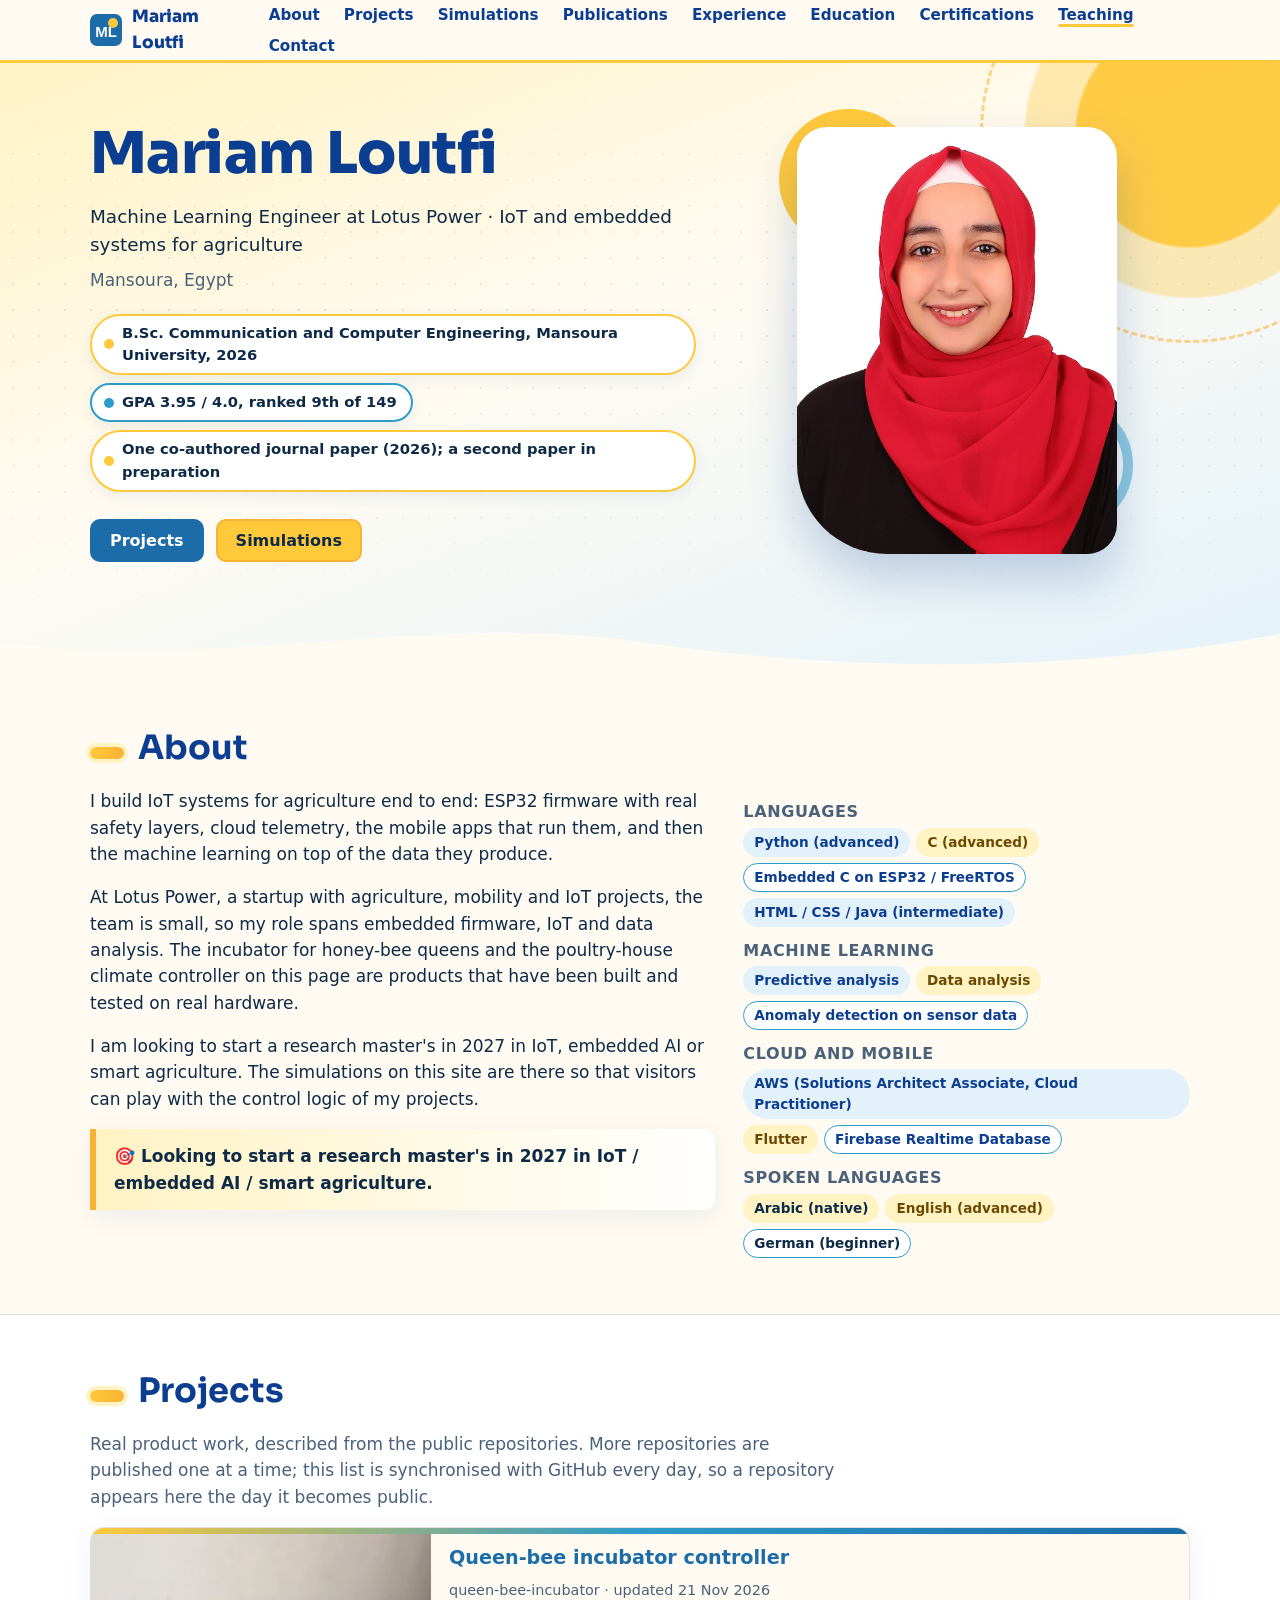
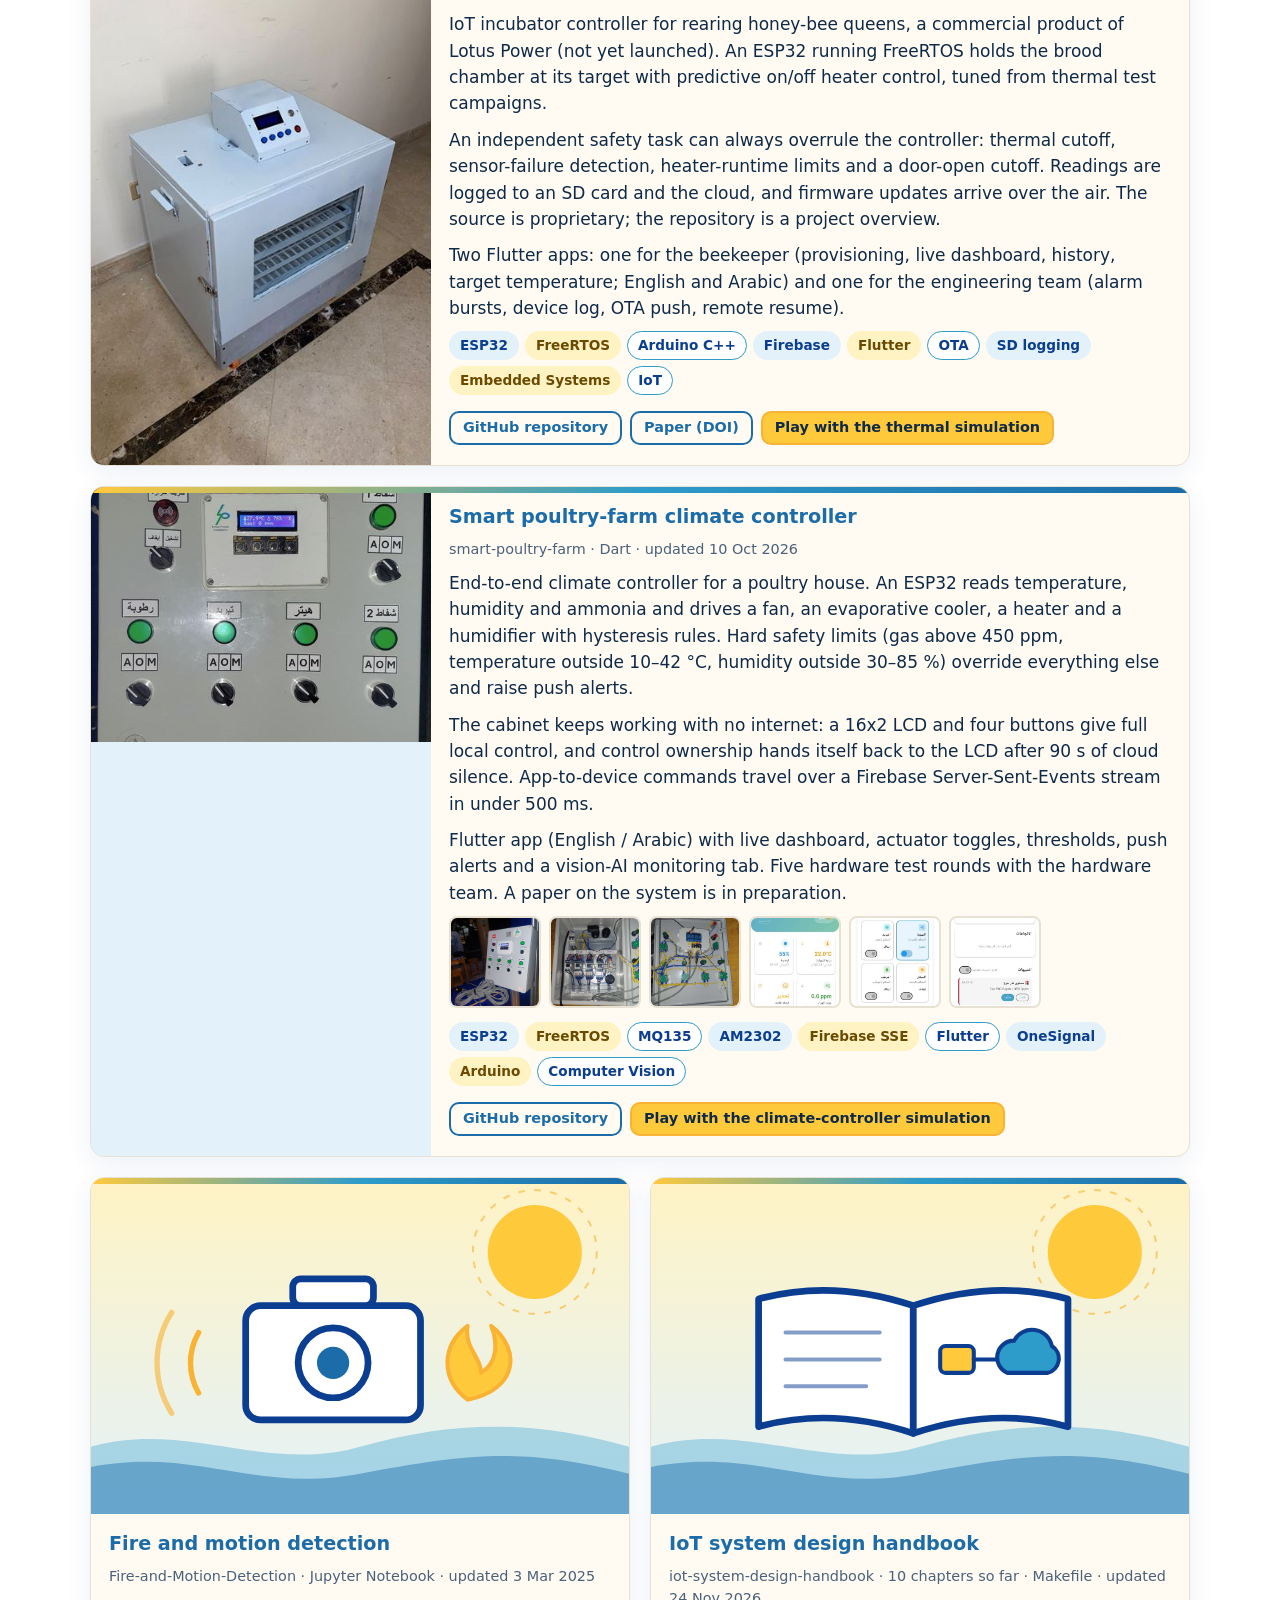
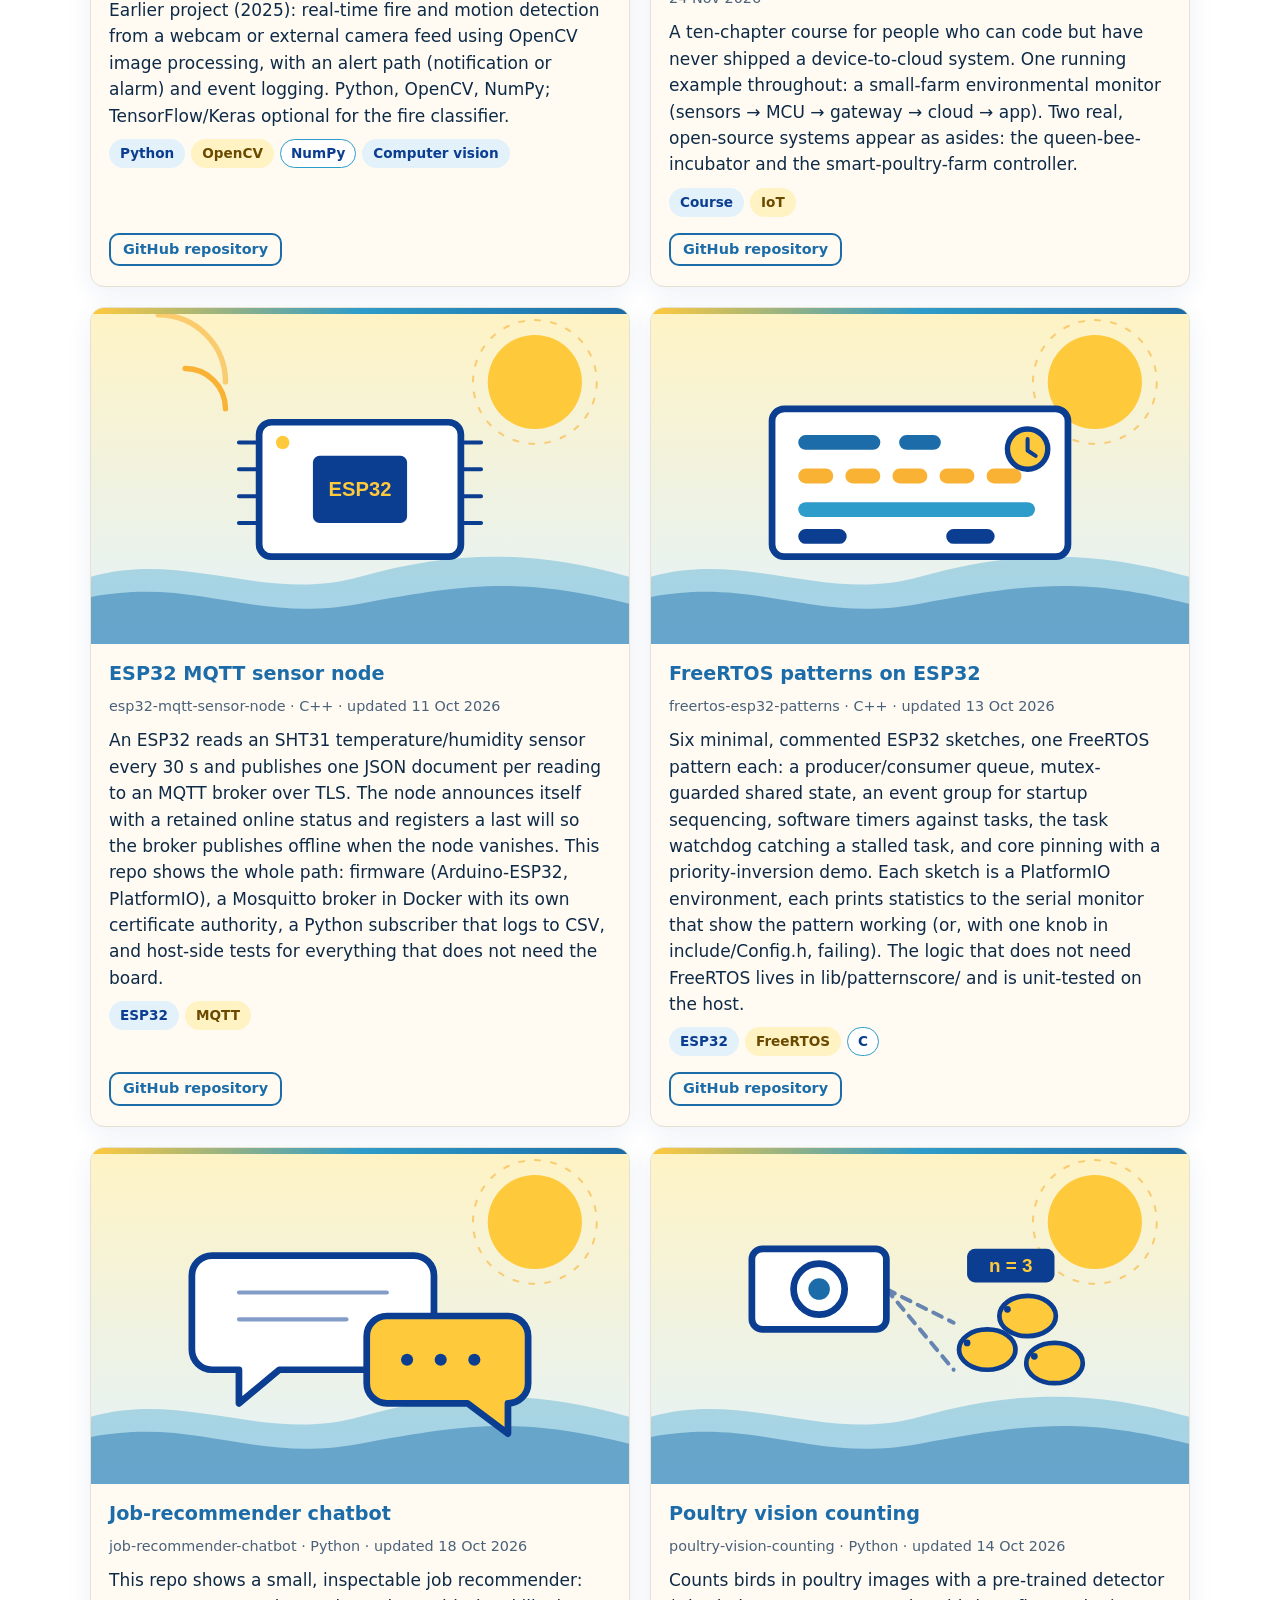
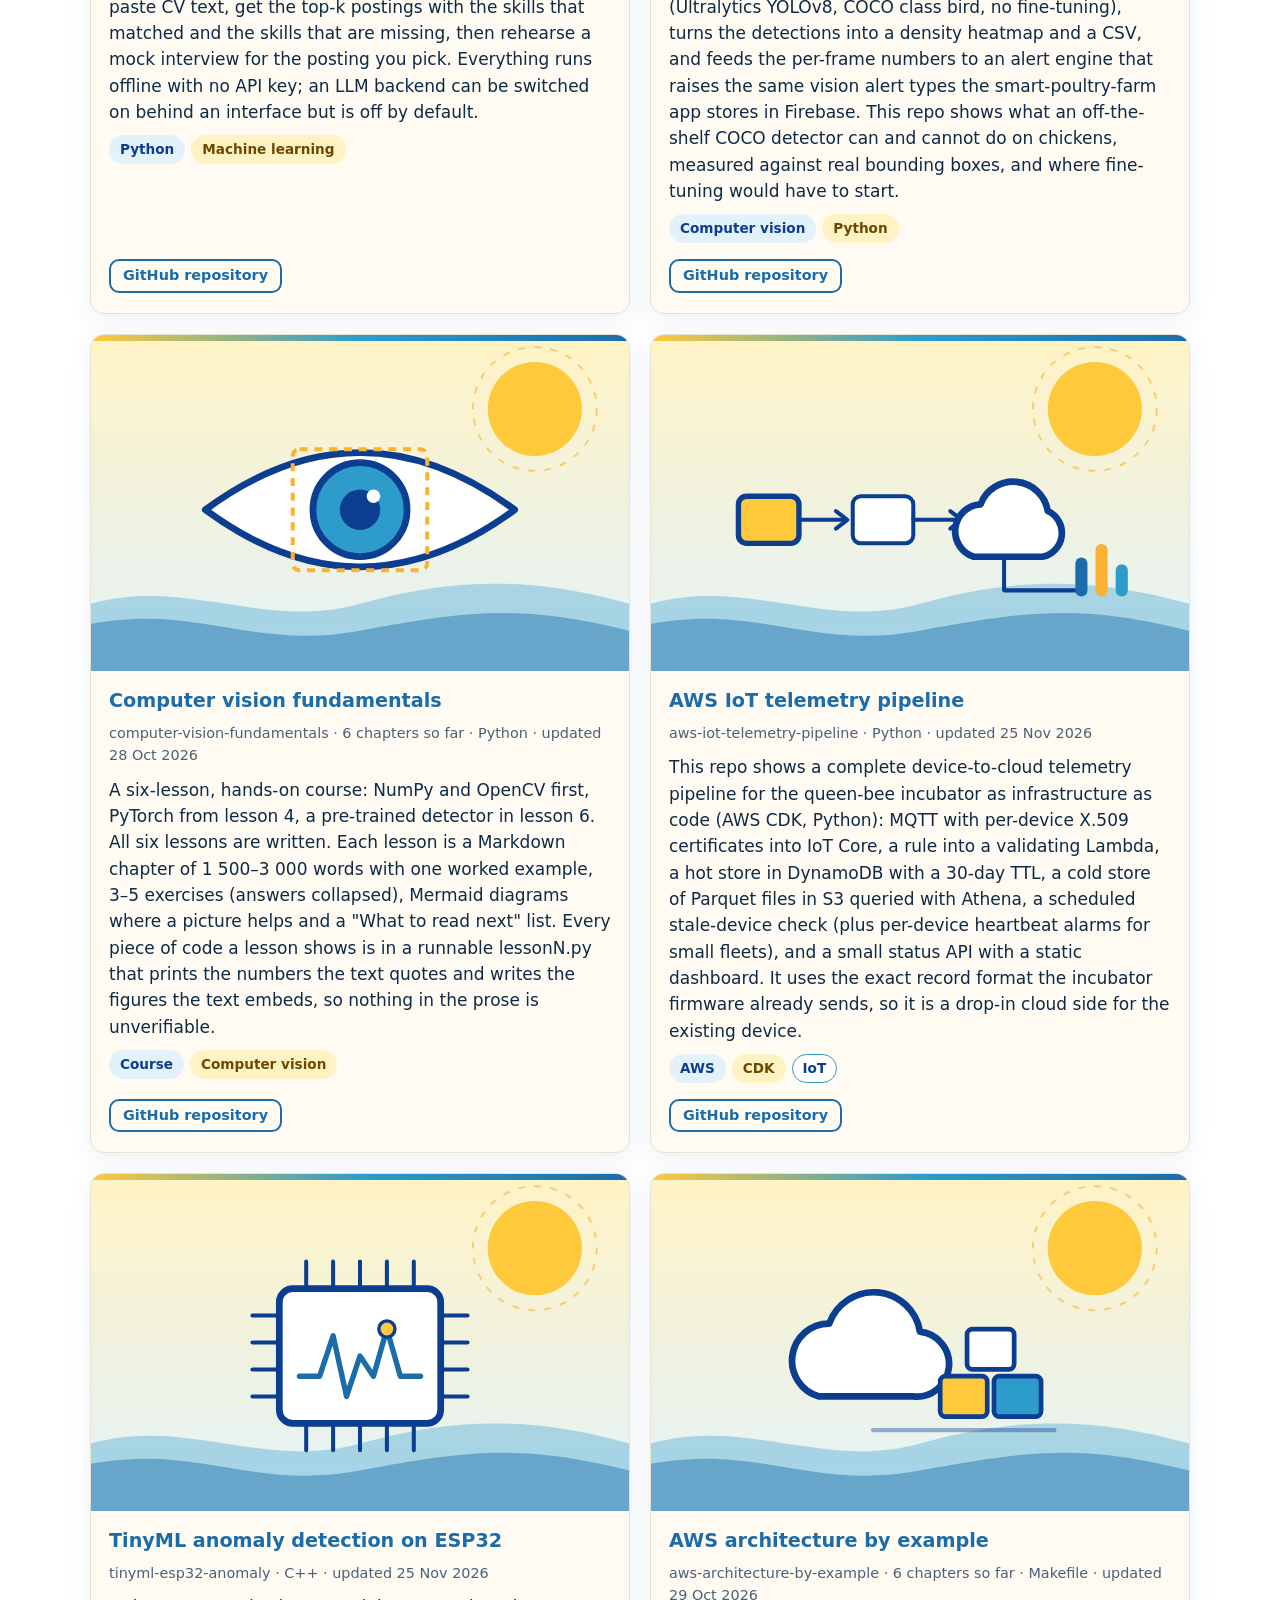
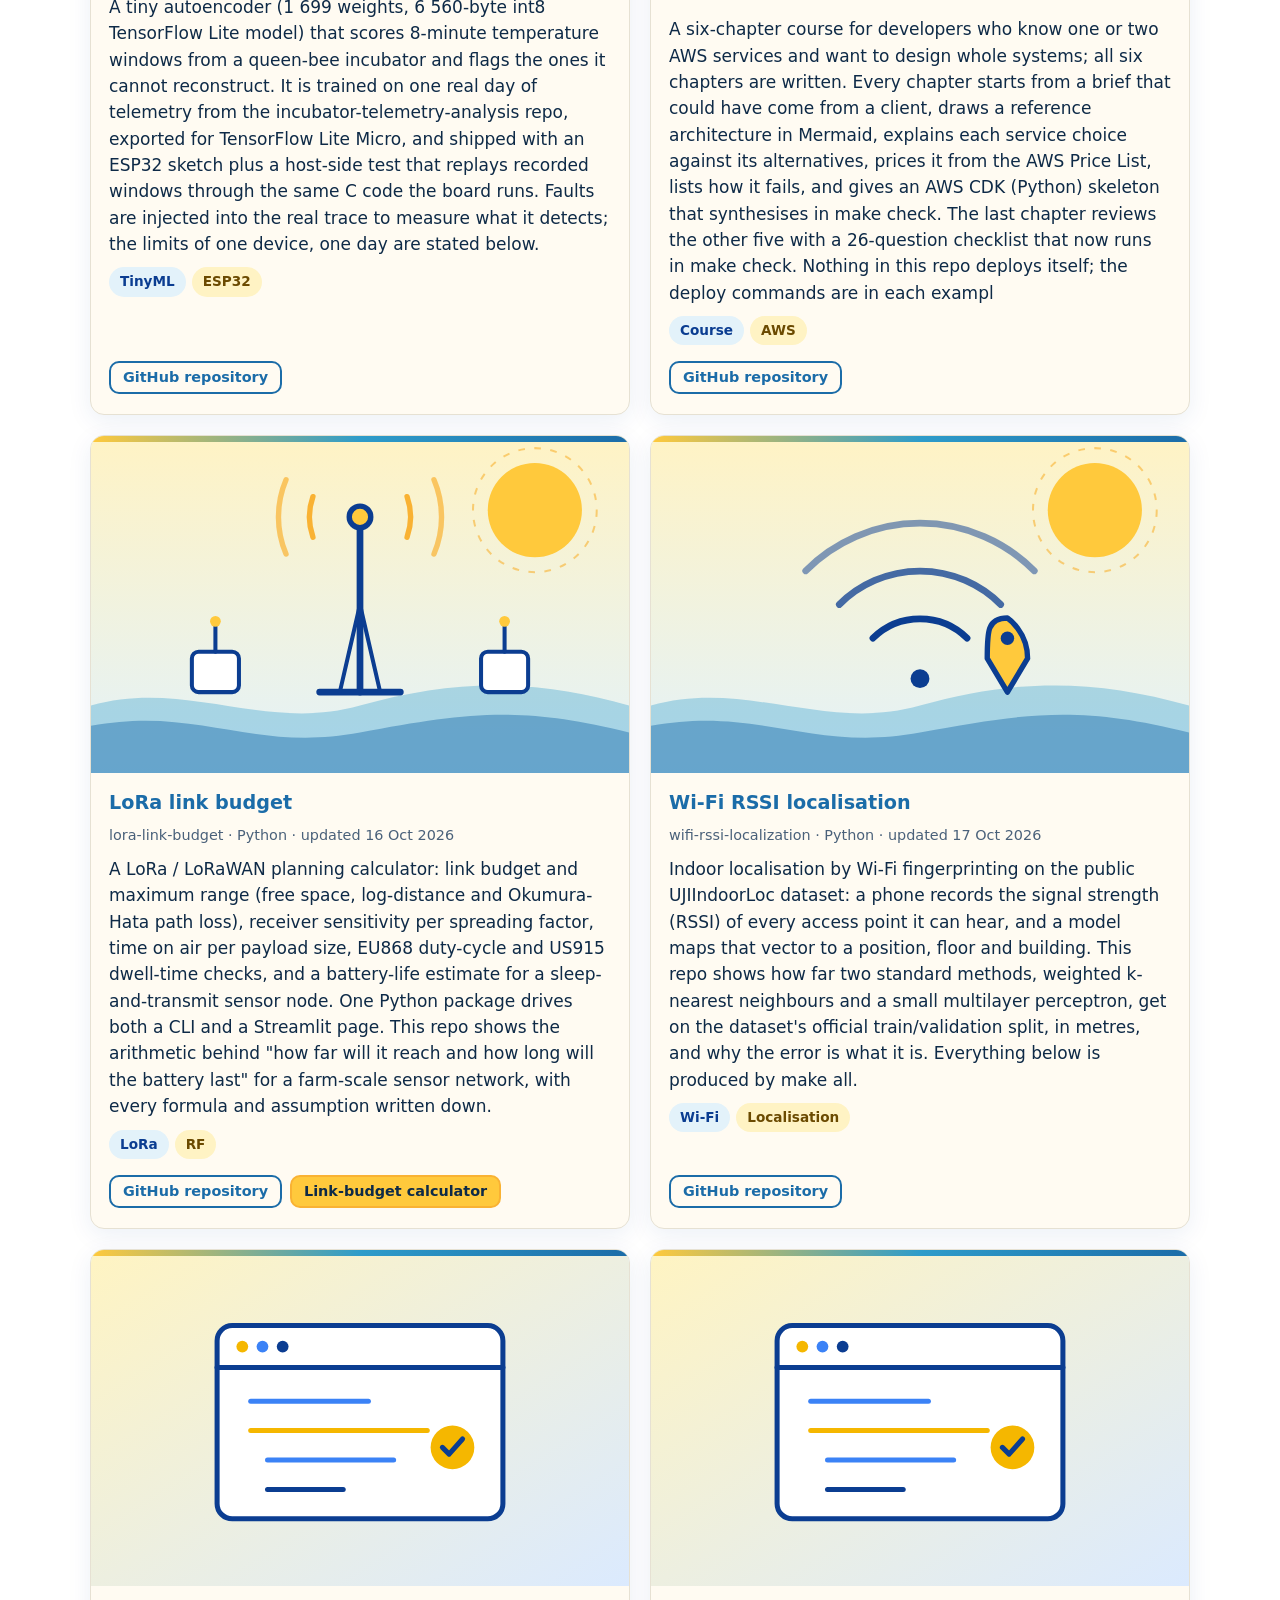
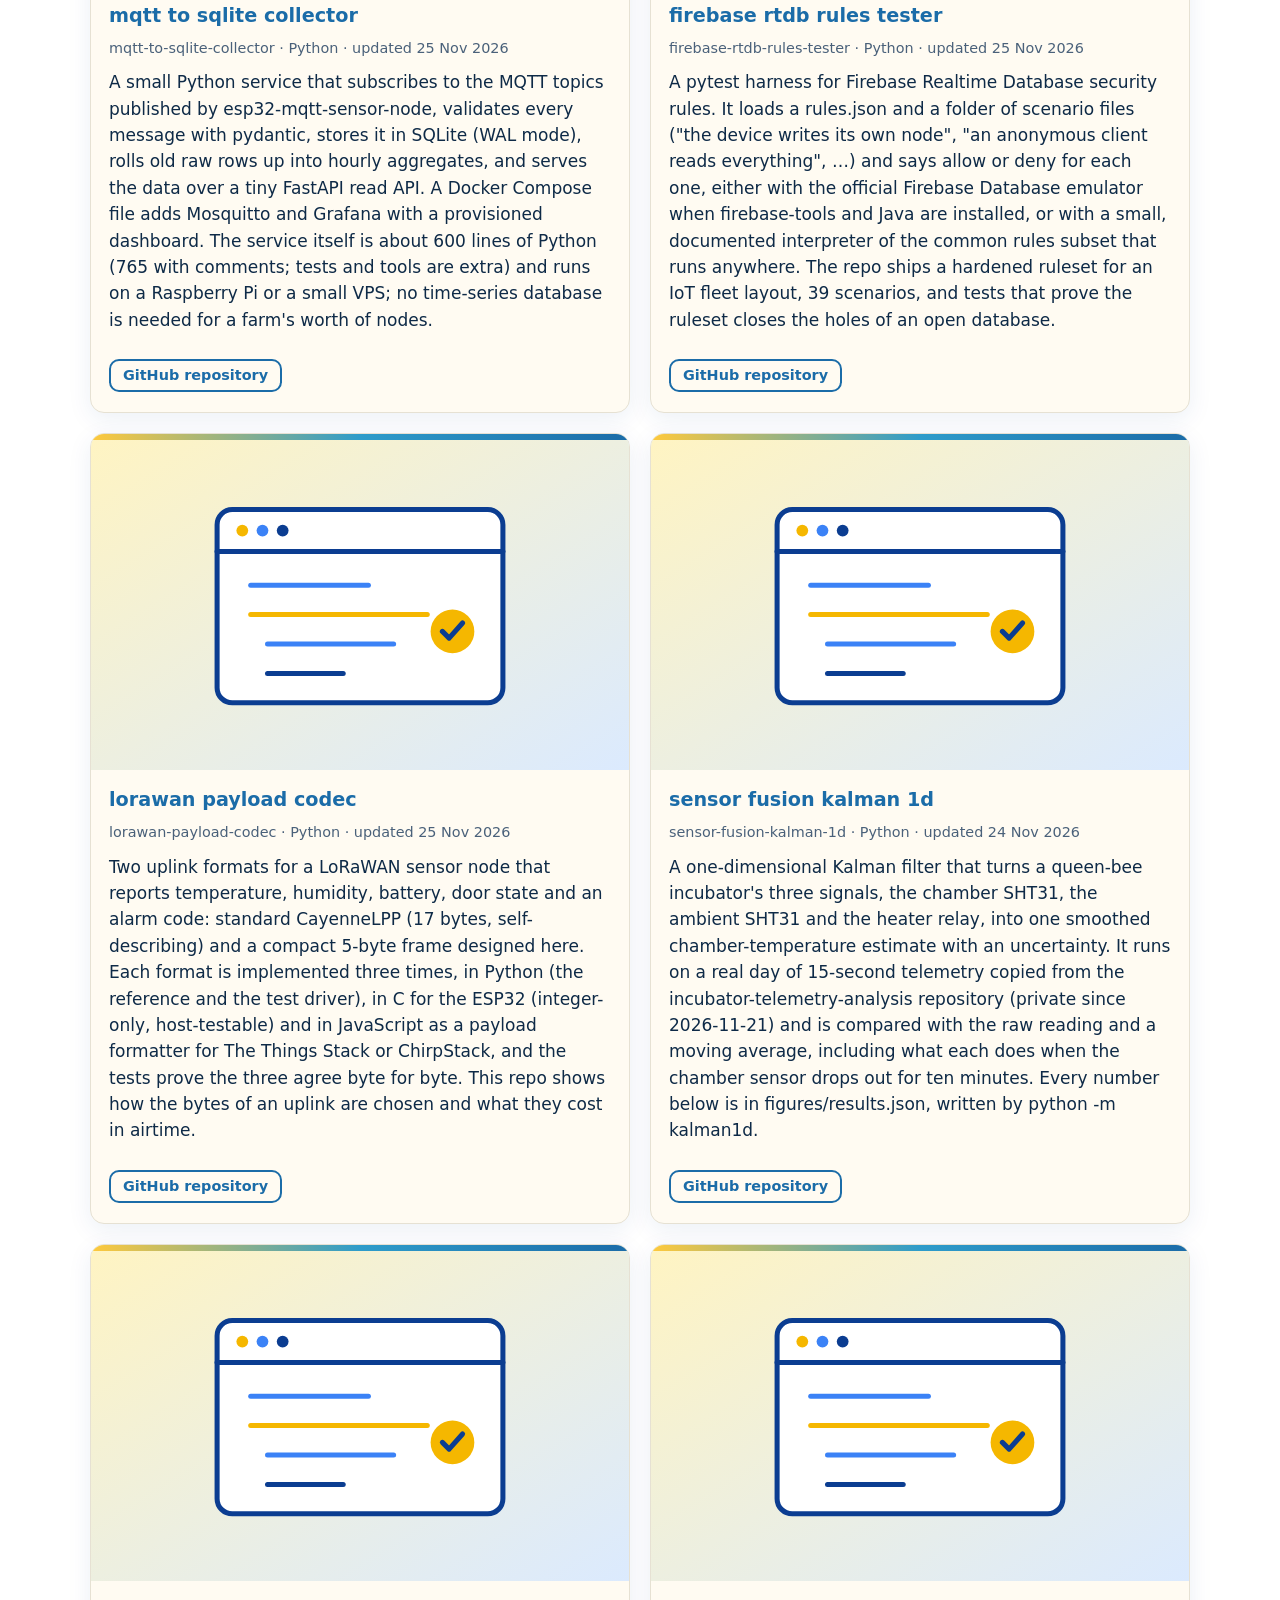
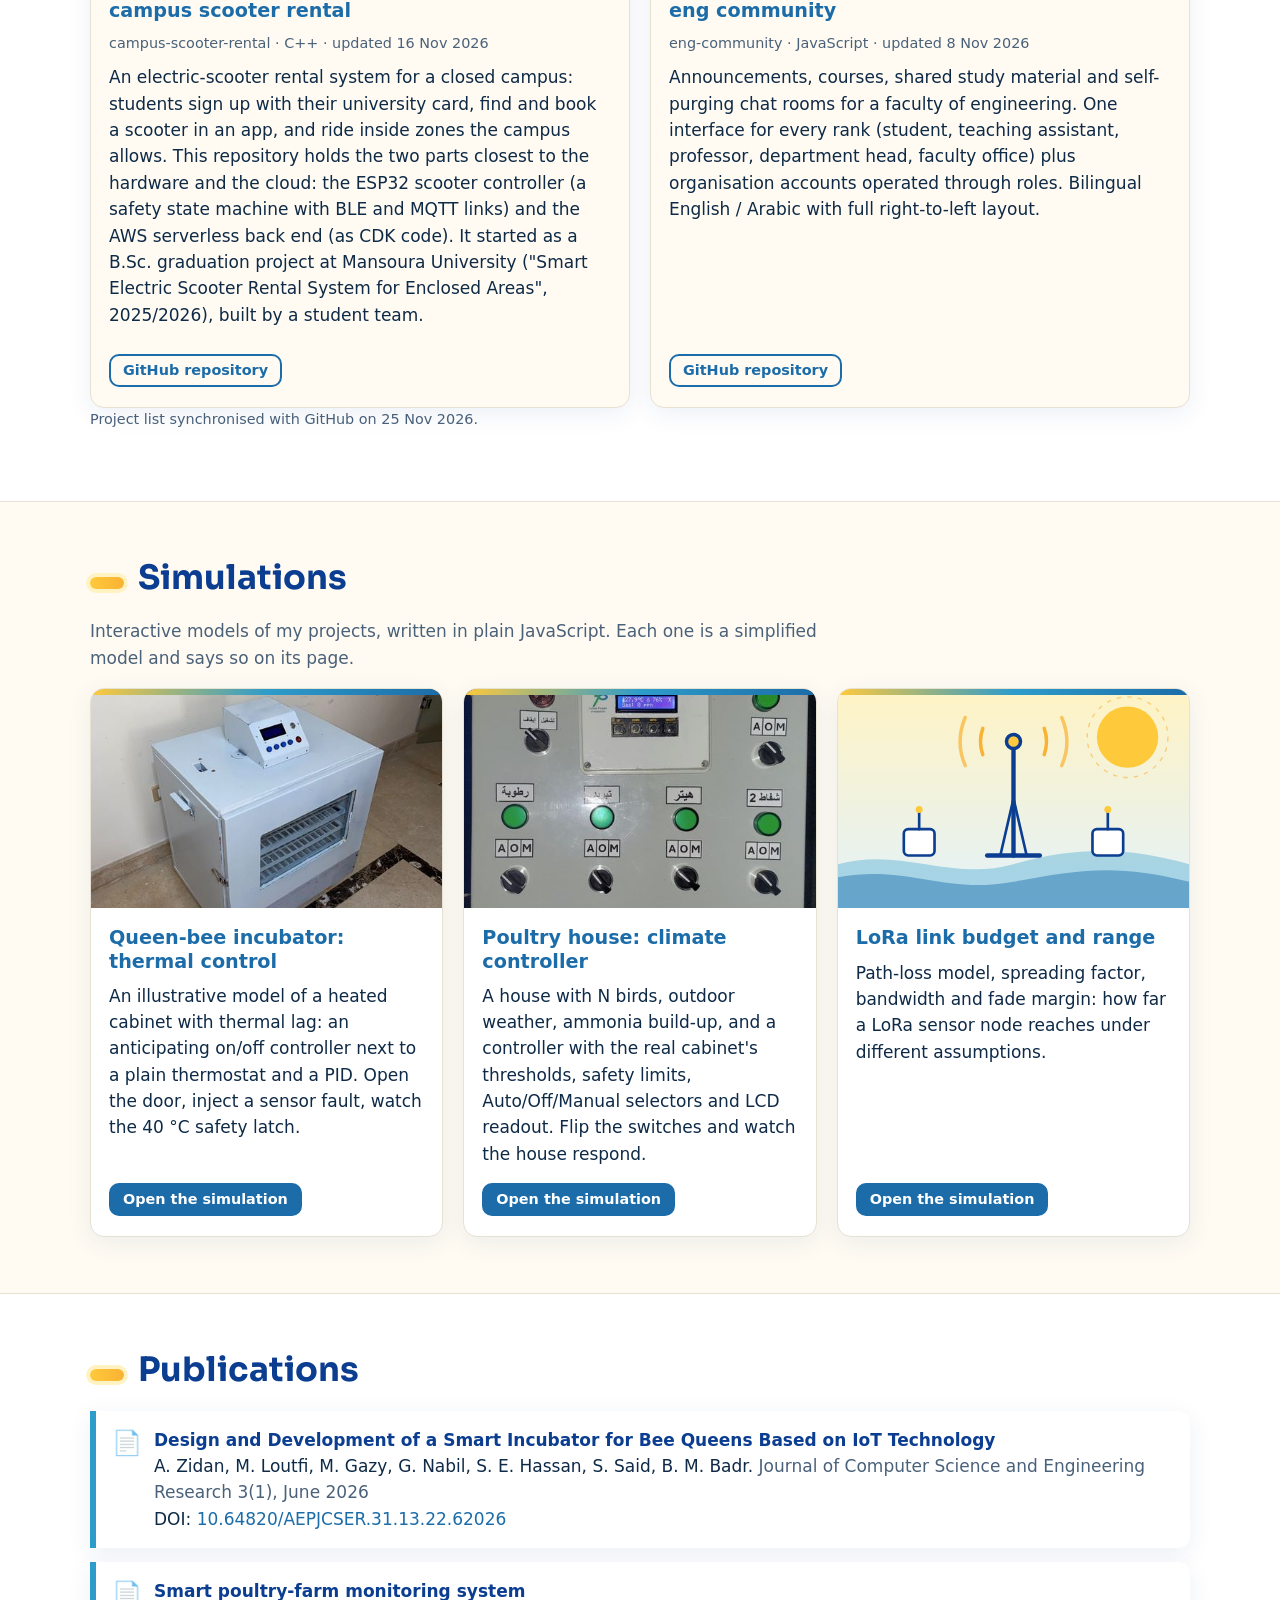
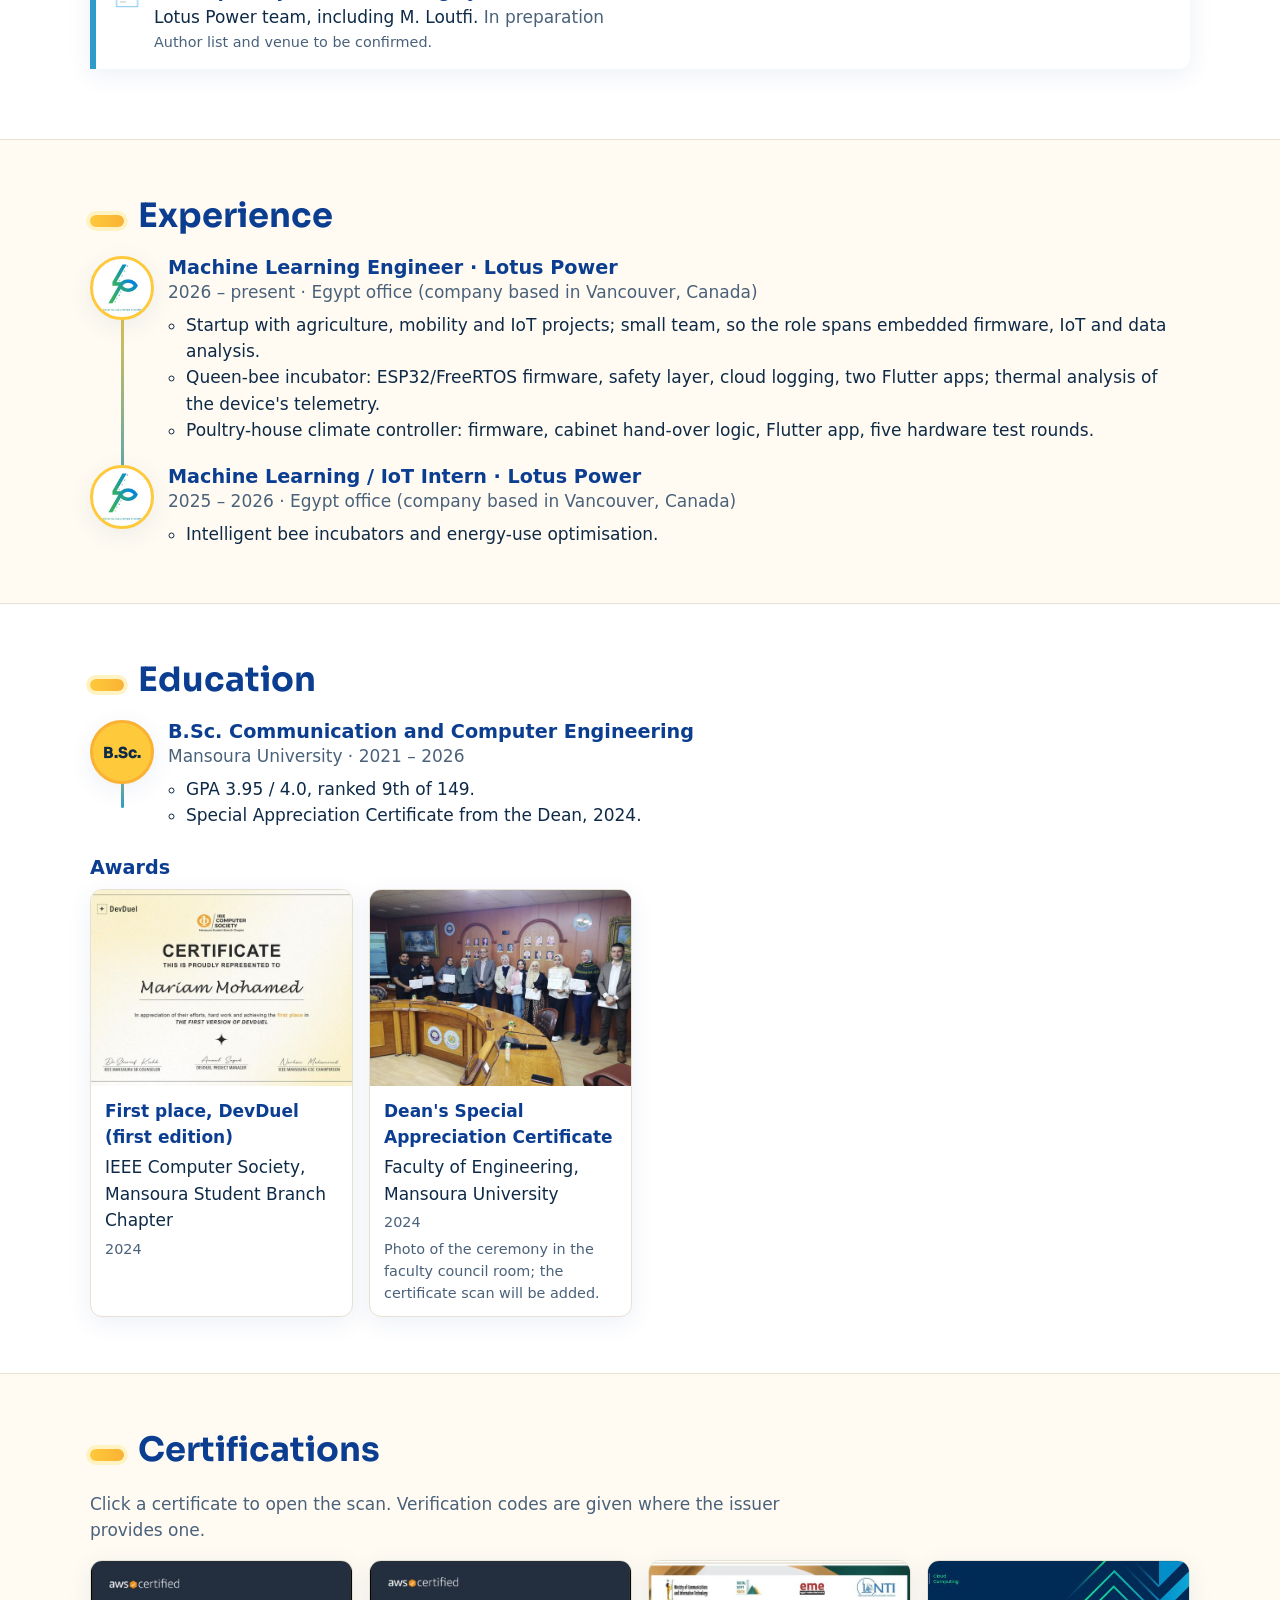
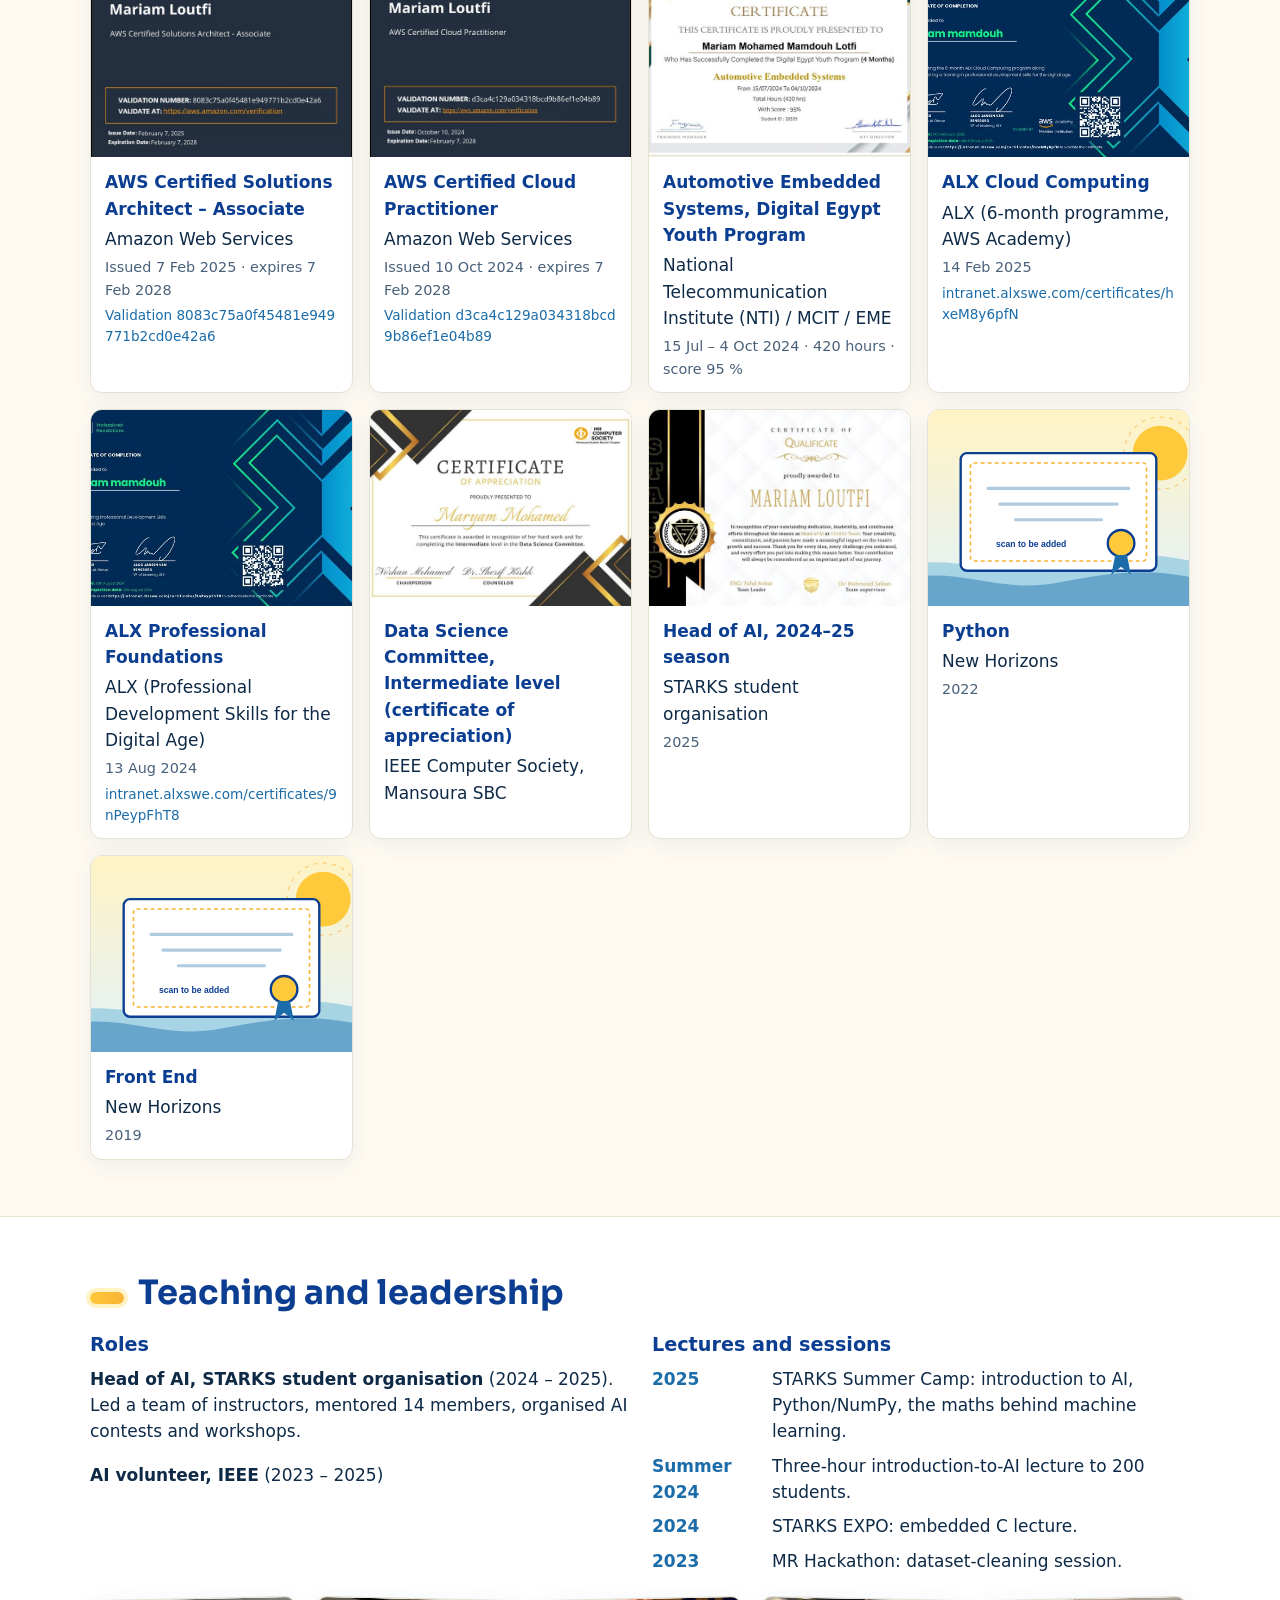
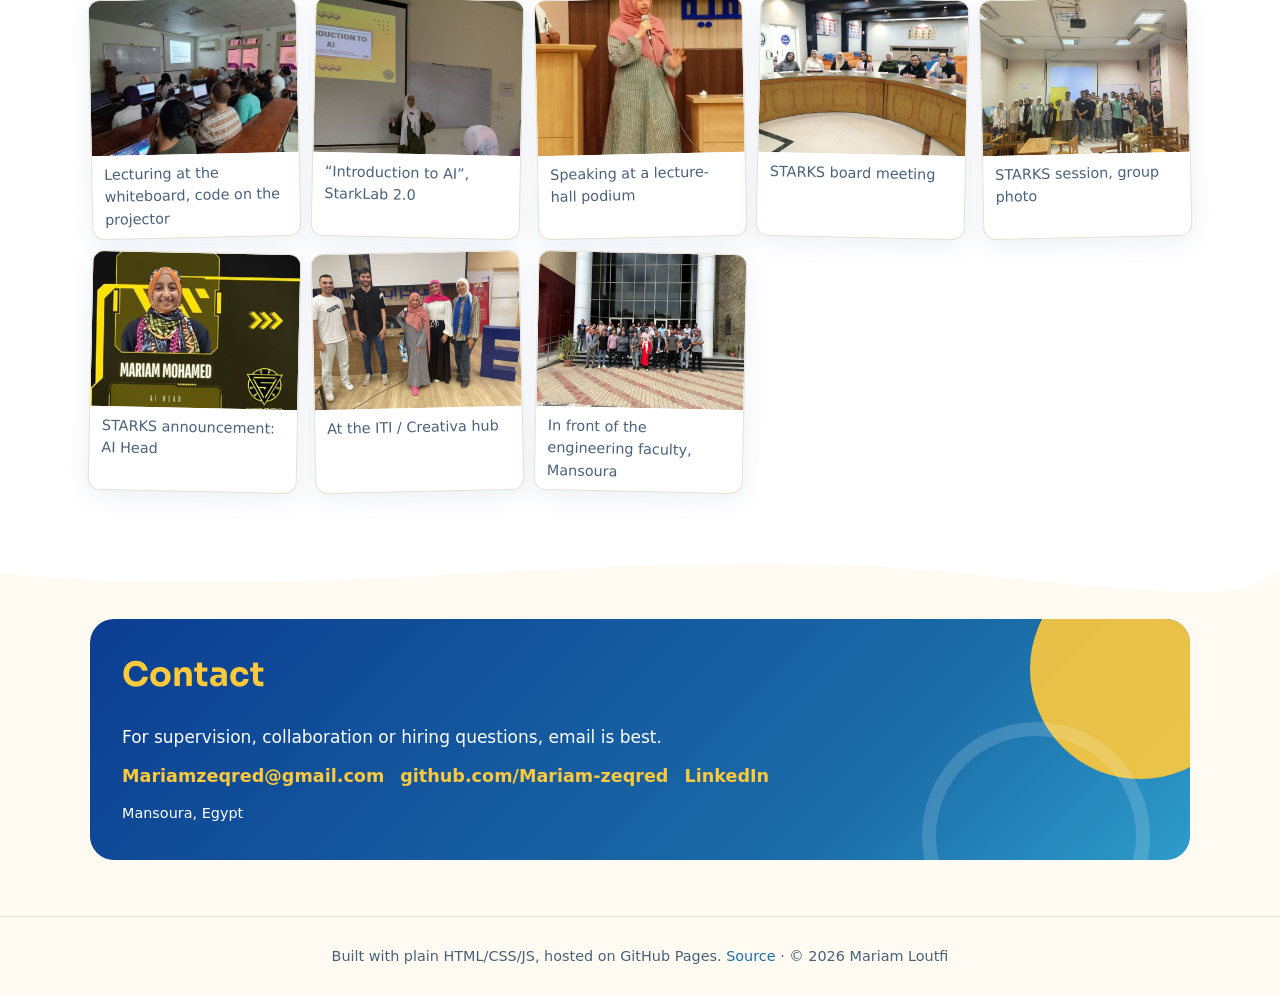
<file: index.html>
<!DOCTYPE html>
<html lang="en">
<head>
  <meta charset="utf-8">
  <meta name="viewport" content="width=device-width, initial-scale=1">
  <title>Mariam Loutfi – IoT, embedded AI and machine learning</title>
  <meta name="description" content="Mariam Loutfi, Machine Learning Engineer at Lotus Power (Vancouver, Canada; Egypt office). ESP32/FreeRTOS firmware, IoT systems for agriculture and machine learning on their data. Looking to start a research master's in 2027.">
  <meta property="og:type" content="profile">
  <meta property="og:title" content="Mariam Loutfi – IoT, embedded AI and machine learning">
  <meta property="og:description" content="Machine Learning Engineer at Lotus Power. ESP32/FreeRTOS firmware, IoT for agriculture, machine learning on sensor data. Research master's from 2027.">
  <meta property="og:url" content="https://mariam-zeqred.github.io/">
  <meta property="og:image" content="https://mariam-zeqred.github.io/img/portrait.jpg">
  <meta name="twitter:card" content="summary">
  <link rel="icon" type="image/svg+xml" href="favicon.svg">
  <link rel="preconnect" href="https://fonts.googleapis.com">
  <link rel="preconnect" href="https://fonts.gstatic.com" crossorigin>
  <link href="https://fonts.googleapis.com/css2?family=Sora:wght@600;800&display=swap" rel="stylesheet">
  <link rel="stylesheet" href="css/style.css">
</head>
<body>
  <header class="nav">
    <div class="wrap">
      <a class="brand" href="#top"><img src="favicon.svg" alt="" width="32" height="32"><span id="brand-name">Mariam Loutfi</span></a>
      <button class="nav-toggle" id="nav-toggle" aria-expanded="false" aria-controls="nav-links">Menu</button>
      <ul class="nav-links" id="nav-links"></ul>
    </div>
  </header>

  <main id="top">
    <div class="hero" id="hero">
      <div class="sun" aria-hidden="true"></div>
      <svg class="wave" viewBox="0 0 1440 90" preserveAspectRatio="none" aria-hidden="true"><path d="M0 50 C 240 90, 480 10, 720 50 S 1200 90, 1440 40 V90 H0 Z" fill="#FFFBF2"/></svg>
    </div>
    <section id="about"></section>
    <section id="projects"></section>
    <section id="simulations"></section>
    <section id="publications"></section>
    <section id="experience"></section>
    <section id="education"></section>
    <section id="certifications"></section>
    <section id="teaching"></section>
    <section id="contact">
      <svg class="wave-top" viewBox="0 0 1440 60" preserveAspectRatio="none" aria-hidden="true"><path d="M0 30 C 360 70, 720 -10, 1080 30 S 1380 50, 1440 30 V0 H0 Z" fill="#FFFFFF"/></svg>
    </section>
  </main>

  <footer id="footer"></footer>

  <div class="lightbox" id="lightbox" role="dialog" aria-modal="true" aria-label="Image viewer">
    <button class="close" id="lightbox-close" aria-label="Close">×</button>
    <figure><img id="lightbox-img" alt=""><figcaption id="lightbox-cap"></figcaption></figure>
  </div>

  <script src="data/content.js"></script>
  <script src="data/repos.js"></script>
  <script src="js/main.js"></script>
</body>
</html>
</file>
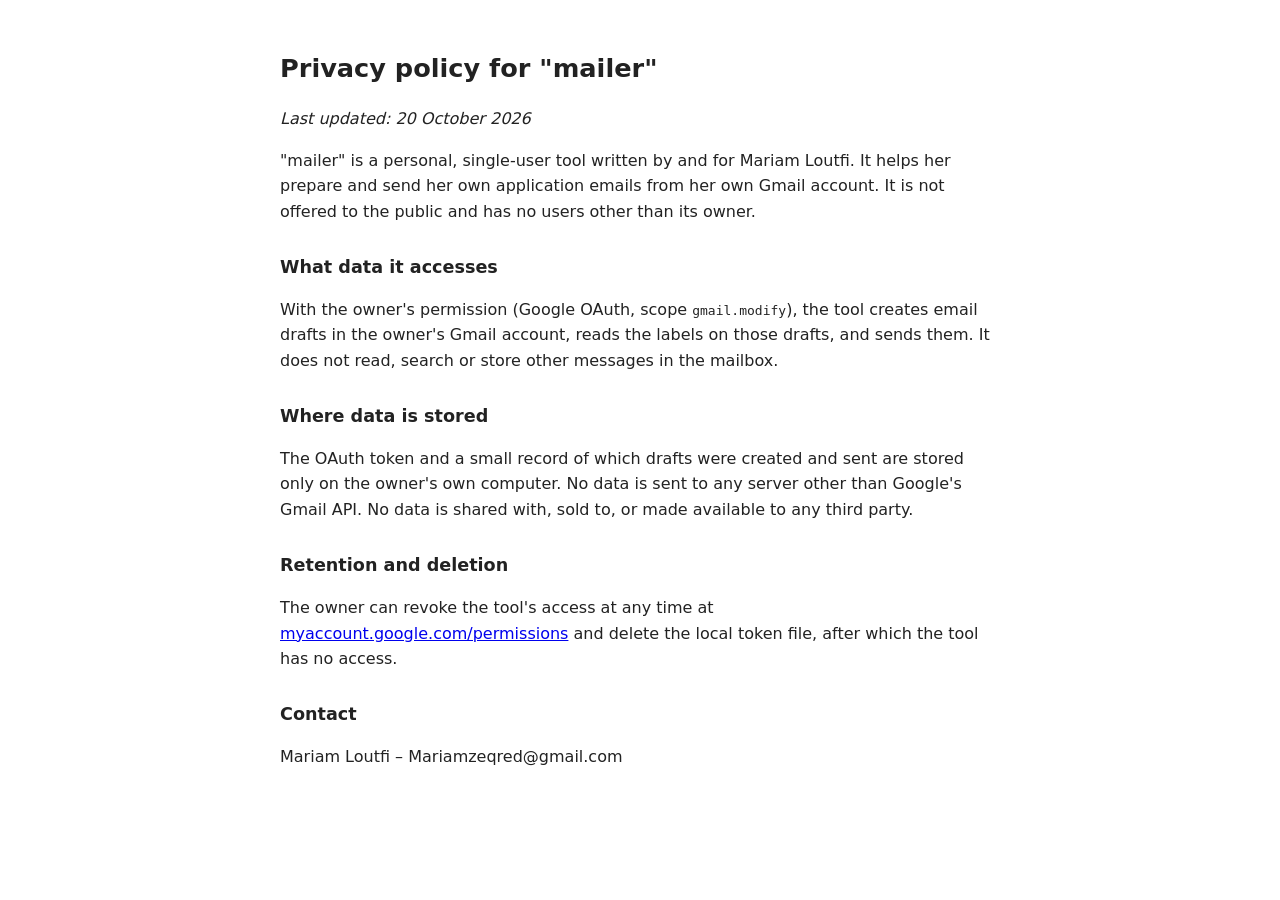
<file: privacy.html>
<!doctype html>
<html lang="en">
<head>
<meta charset="utf-8">
<meta name="viewport" content="width=device-width, initial-scale=1">
<title>Privacy policy – mailer</title>
<style>body{font-family:system-ui,-apple-system,Segoe UI,Roboto,sans-serif;max-width:720px;margin:48px auto;padding:0 20px;line-height:1.6;color:#222}h1{font-size:1.6rem}h2{font-size:1.1rem;margin-top:1.6em}</style>
</head>
<body>
<h1>Privacy policy for "mailer"</h1>
<p><em>Last updated: 20 October 2026</em></p>
<p>"mailer" is a personal, single-user tool written by and for Mariam Loutfi. It helps her prepare and send her own application emails from her own Gmail account. It is not offered to the public and has no users other than its owner.</p>
<h2>What data it accesses</h2>
<p>With the owner's permission (Google OAuth, scope <code>gmail.modify</code>), the tool creates email drafts in the owner's Gmail account, reads the labels on those drafts, and sends them. It does not read, search or store other messages in the mailbox.</p>
<h2>Where data is stored</h2>
<p>The OAuth token and a small record of which drafts were created and sent are stored only on the owner's own computer. No data is sent to any server other than Google's Gmail API. No data is shared with, sold to, or made available to any third party.</p>
<h2>Retention and deletion</h2>
<p>The owner can revoke the tool's access at any time at <a href="https://myaccount.google.com/permissions">myaccount.google.com/permissions</a> and delete the local token file, after which the tool has no access.</p>
<h2>Contact</h2>
<p>Mariam Loutfi – Mariamzeqred@gmail.com</p>
</body>
</html>
</file>
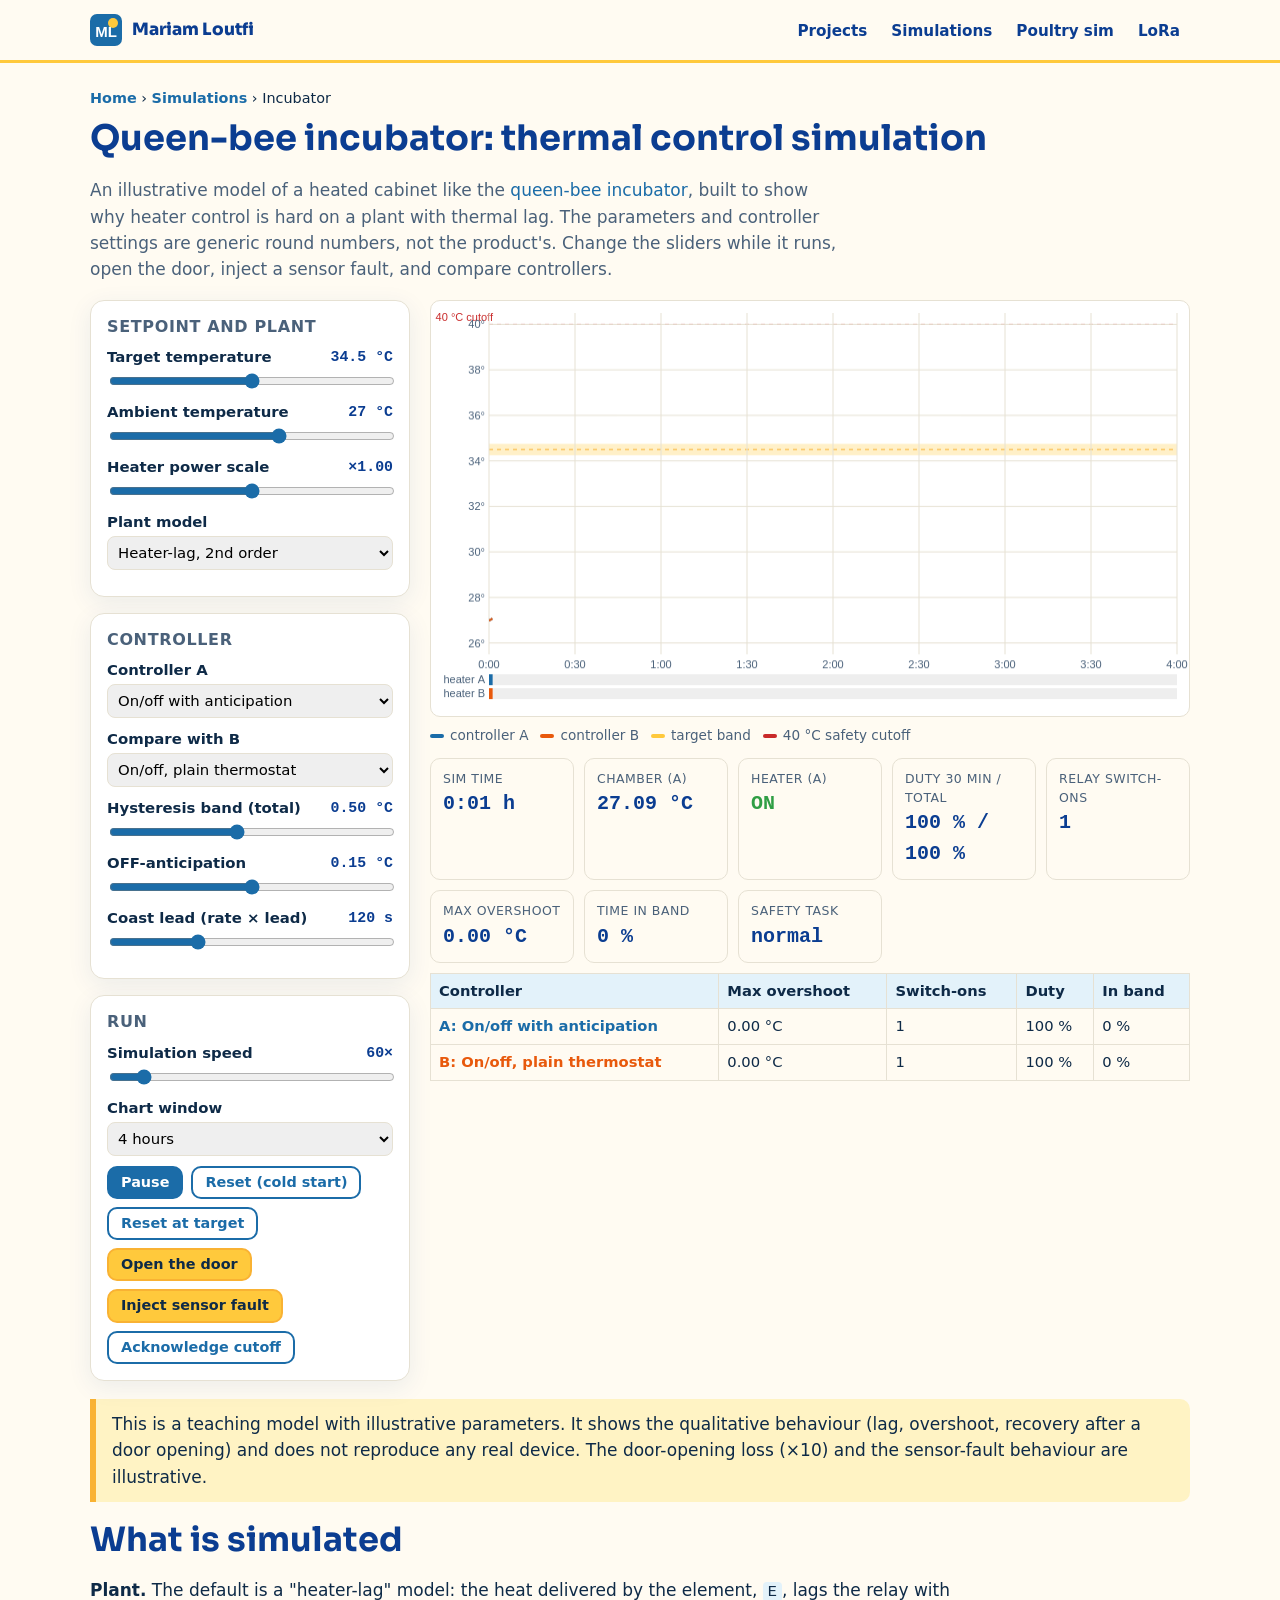
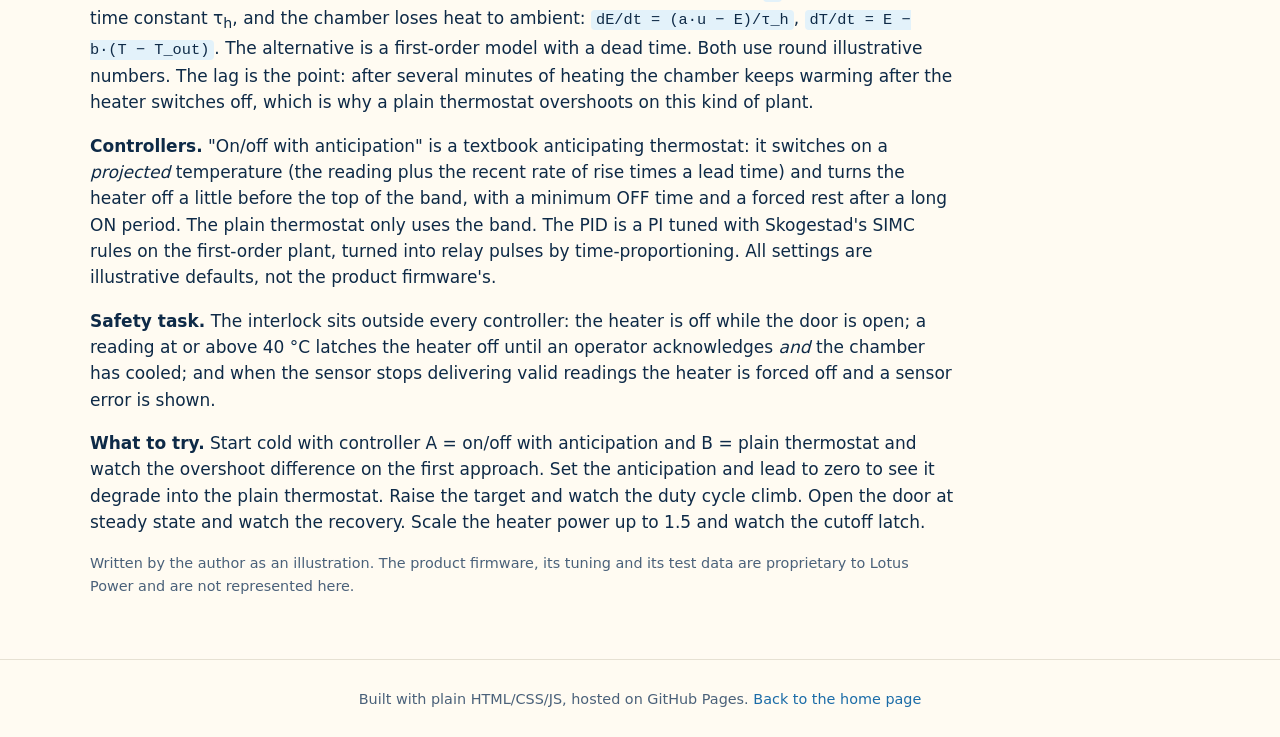
<file: sim/incubator.html>
<!DOCTYPE html>
<html lang="en">
<head>
  <meta charset="utf-8">
  <meta name="viewport" content="width=device-width, initial-scale=1">
  <title>Queen-bee incubator thermal simulation – Mariam Loutfi</title>
  <meta name="description" content="Interactive, illustrative simulation of a heated incubator cabinet: generic thermal model, an anticipating on/off controller, a plain thermostat and a PID, door opening, sensor fault and a 40 °C safety latch.">
  <link rel="icon" type="image/svg+xml" href="../favicon.svg">
  <link rel="preconnect" href="https://fonts.googleapis.com">
  <link rel="preconnect" href="https://fonts.gstatic.com" crossorigin>
  <link href="https://fonts.googleapis.com/css2?family=Sora:wght@600;800&display=swap" rel="stylesheet">
  <link rel="stylesheet" href="../css/style.css">
</head>
<body>
  <header class="nav">
    <div class="wrap">
      <a class="brand" href="../"><img src="../favicon.svg" alt="" width="32" height="32"><span>Mariam Loutfi</span></a>
      <ul class="nav-links static">
        <li><a href="../#projects">Projects</a></li>
        <li><a href="../#simulations">Simulations</a></li>
        <li><a href="poultry.html">Poultry sim</a></li>
        <li><a href="lora.html">LoRa</a></li>
      </ul>
    </div>
  </header>

  <main class="sim-page">
    <div class="wrap">
      <p class="crumbs"><a href="../">Home</a> › <a href="../#simulations">Simulations</a> › Incubator</p>
      <h1>Queen-bee incubator: thermal control simulation</h1>
      <p class="intro">An illustrative model of a heated cabinet like the <a href="https://github.com/Mariam-zeqred/queen-bee-incubator" target="_blank" rel="noopener">queen-bee incubator</a>, built to show why heater control is hard on a plant with thermal lag. The parameters and controller settings are generic round numbers, not the product's. Change the sliders while it runs, open the door, inject a sensor fault, and compare controllers.</p>

      <div class="sim-layout">
        <aside>
          <div class="panel">
            <h3>Setpoint and plant</h3>
            <div class="ctl"><label for="target">Target temperature</label><output id="target-out"></output><input type="range" id="target" min="30" max="39" step="0.1" value="34.5"></div>
            <div class="ctl"><label for="ambient">Ambient temperature</label><output id="ambient-out"></output><input type="range" id="ambient" min="15" max="35" step="1" value="27"></div>
            <div class="ctl"><label for="powerScale">Heater power scale</label><output id="powerScale-out"></output><input type="range" id="powerScale" min="0.5" max="1.5" step="0.05" value="1"></div>
            <div class="ctl"><label for="plant">Plant model</label>
              <select id="plant">
                <option value="heaterLag">Heater-lag, 2nd order</option>
                <option value="firstOrder">First order + 180 s dead time</option>
              </select></div>
          </div>
          <div class="panel">
            <h3>Controller</h3>
            <div class="ctl"><label for="ctlA">Controller A</label>
              <select id="ctlA">
                <option value="anticip">On/off with anticipation</option>
                <option value="plain">On/off, plain thermostat</option>
                <option value="pid">PID (PI, SIMC-tuned) on a relay</option>
              </select></div>
            <div class="ctl"><label for="ctlB">Compare with B</label>
              <select id="ctlB">
                <option value="plain">On/off, plain thermostat</option>
                <option value="anticip">On/off with anticipation</option>
                <option value="pid">PID (PI, SIMC-tuned) on a relay</option>
                <option value="none">(none)</option>
              </select></div>
            <div class="ctl"><label for="band">Hysteresis band (total)</label><output id="band-out"></output><input type="range" id="band" min="0.1" max="1.0" step="0.05" value="0.5"></div>
            <div class="ctl"><label for="anticipation">OFF-anticipation</label><output id="anticipation-out"></output><input type="range" id="anticipation" min="0" max="0.3" step="0.01" value="0.15"></div>
            <div class="ctl"><label for="coastLead">Coast lead (rate × lead)</label><output id="coastLead-out"></output><input type="range" id="coastLead" min="0" max="400" step="10" value="120"></div>
          </div>
          <div class="panel">
            <h3>Run</h3>
            <div class="ctl"><label for="speed">Simulation speed</label><output id="speed-out"></output><input type="range" id="speed" min="1" max="600" step="1" value="60"></div>
            <div class="ctl"><label for="view">Chart window</label>
              <select id="view"><option value="1">1 hour</option><option value="2">2 hours</option><option value="4" selected>4 hours</option><option value="8">8 hours</option></select></div>
            <div class="btn-row">
              <button class="btn btn-primary btn-sm" id="run" type="button">Pause</button>
              <button class="btn btn-outline btn-sm" id="reset" type="button">Reset (cold start)</button>
              <button class="btn btn-outline btn-sm" id="hot" type="button">Reset at target</button>
            </div>
            <div class="btn-row">
              <button class="btn btn-accent btn-sm" id="door" type="button">Open the door</button>
              <button class="btn btn-accent btn-sm" id="fault" type="button">Inject sensor fault</button>
              <button class="btn btn-outline btn-sm" id="ack" type="button" disabled>Acknowledge cutoff</button>
            </div>
          </div>
        </aside>

        <div>
          <canvas class="chart" id="chart" aria-label="Chamber temperature over time with target band and heater state"></canvas>
          <div class="legend">
            <span style="--c:#1B6CA8">controller A</span>
            <span style="--c:#E8590C">controller B</span>
            <span style="--c:#FFC93C">target band</span>
            <span style="--c:#C92A2A">40 °C safety cutoff</span>
          </div>
          <div class="readouts">
            <div class="readout"><div class="k">Sim time</div><div class="v" id="r-time">–</div></div>
            <div class="readout"><div class="k">Chamber (A)</div><div class="v" id="r-temp">–</div></div>
            <div class="readout"><div class="k">Heater (A)</div><div class="v" id="r-heater">–</div></div>
            <div class="readout"><div class="k">Duty 30 min / total</div><div class="v" id="r-duty">–</div></div>
            <div class="readout"><div class="k">Relay switch-ons</div><div class="v" id="r-switch">–</div></div>
            <div class="readout"><div class="k">Max overshoot</div><div class="v" id="r-over">–</div></div>
            <div class="readout"><div class="k">Time in band</div><div class="v" id="r-band">–</div></div>
            <div class="readout"><div class="k">Safety task</div><div class="v" id="r-safety">–</div></div>
          </div>
          <div id="cmp-wrap" class="explain" hidden>
            <div class="table-wrap"><table>
              <thead><tr><th>Controller</th><th>Max overshoot</th><th>Switch-ons</th><th>Duty</th><th>In band</th></tr></thead>
              <tbody id="cmp"></tbody>
            </table></div>
          </div>
        </div>
      </div>

      <div class="note">This is a teaching model with illustrative parameters. It shows the qualitative behaviour (lag, overshoot, recovery after a door opening) and does not reproduce any real device. The door-opening loss (×10) and the sensor-fault behaviour are illustrative.</div>

      <div class="explain">
        <h2>What is simulated</h2>
        <p><strong>Plant.</strong> The default is a "heater-lag" model: the heat delivered by the element, <code>E</code>, lags the relay with time constant τ<sub>h</sub>, and the chamber loses heat to ambient: <code>dE/dt = (a·u − E)/τ_h</code>, <code>dT/dt = E − b·(T − T_out)</code>. The alternative is a first-order model with a dead time. Both use round illustrative numbers. The lag is the point: after several minutes of heating the chamber keeps warming after the heater switches off, which is why a plain thermostat overshoots on this kind of plant.</p>
        <p><strong>Controllers.</strong> "On/off with anticipation" is a textbook anticipating thermostat: it switches on a <em>projected</em> temperature (the reading plus the recent rate of rise times a lead time) and turns the heater off a little before the top of the band, with a minimum OFF time and a forced rest after a long ON period. The plain thermostat only uses the band. The PID is a PI tuned with Skogestad's SIMC rules on the first-order plant, turned into relay pulses by time-proportioning. All settings are illustrative defaults, not the product firmware's.</p>
        <p><strong>Safety task.</strong> The interlock sits outside every controller: the heater is off while the door is open; a reading at or above 40 °C latches the heater off until an operator acknowledges <em>and</em> the chamber has cooled; and when the sensor stops delivering valid readings the heater is forced off and a sensor error is shown.</p>
        <p><strong>What to try.</strong> Start cold with controller A = on/off with anticipation and B = plain thermostat and watch the overshoot difference on the first approach. Set the anticipation and lead to zero to see it degrade into the plain thermostat. Raise the target and watch the duty cycle climb. Open the door at steady state and watch the recovery. Scale the heater power up to 1.5 and watch the cutoff latch.</p>
        <p class="small muted">Written by the author as an illustration. The product firmware, its tuning and its test data are proprietary to Lotus Power and are not represented here.</p>
      </div>
    </div>
  </main>
  <footer><div class="wrap">Built with plain HTML/CSS/JS, hosted on GitHub Pages. <a href="../">Back to the home page</a></div></footer>
  <script src="../js/sim-incubator.js"></script>
</body>
</html>
</file>
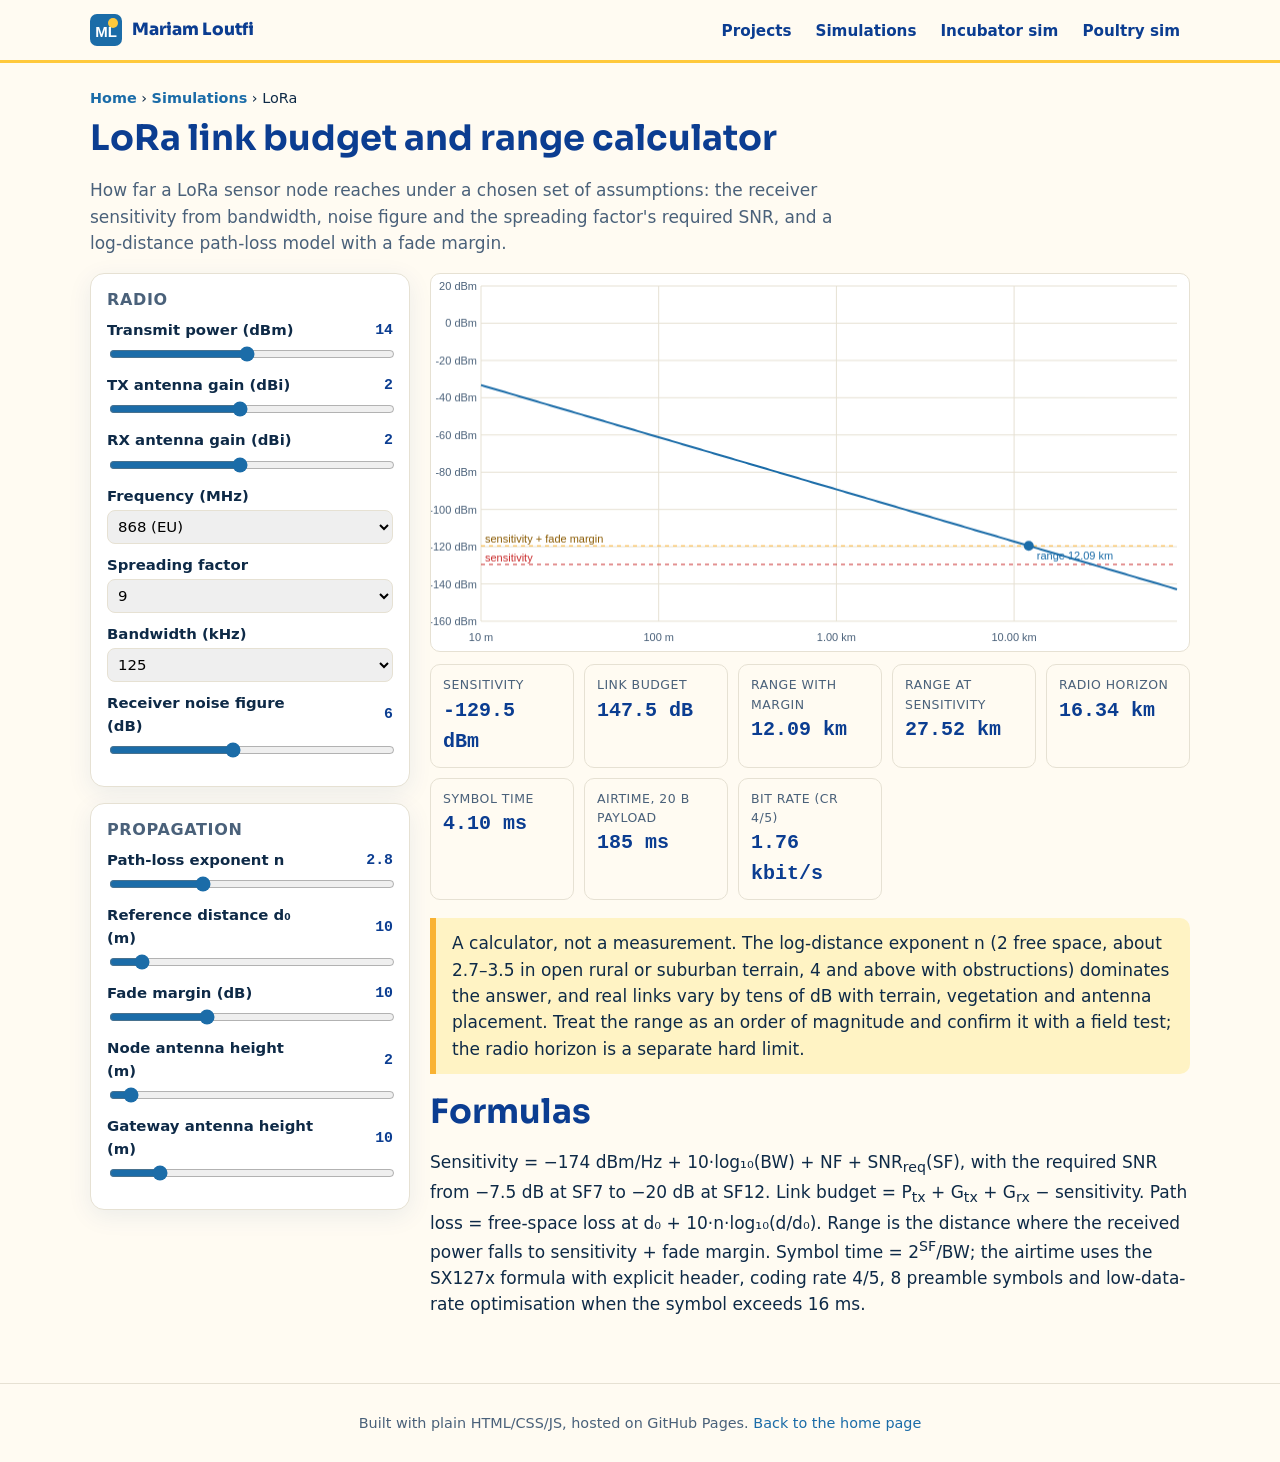
<file: sim/lora.html>
<!DOCTYPE html>
<html lang="en">
<head>
  <meta charset="utf-8">
  <meta name="viewport" content="width=device-width, initial-scale=1">
  <title>LoRa link budget and range – Mariam Loutfi</title>
  <meta name="description" content="LoRa link-budget calculator: transmit power, antenna gains, spreading factor, bandwidth, noise figure, log-distance path-loss exponent and fade margin give receiver sensitivity, link budget and estimated range.">
  <link rel="icon" type="image/svg+xml" href="../favicon.svg">
  <link rel="preconnect" href="https://fonts.googleapis.com">
  <link rel="preconnect" href="https://fonts.gstatic.com" crossorigin>
  <link href="https://fonts.googleapis.com/css2?family=Sora:wght@600;800&display=swap" rel="stylesheet">
  <link rel="stylesheet" href="../css/style.css">
</head>
<body>
  <header class="nav">
    <div class="wrap">
      <a class="brand" href="../"><img src="../favicon.svg" alt="" width="32" height="32"><span>Mariam Loutfi</span></a>
      <ul class="nav-links static">
        <li><a href="../#projects">Projects</a></li>
        <li><a href="../#simulations">Simulations</a></li>
        <li><a href="incubator.html">Incubator sim</a></li>
        <li><a href="poultry.html">Poultry sim</a></li>
      </ul>
    </div>
  </header>

  <main class="sim-page">
    <div class="wrap">
      <p class="crumbs"><a href="../">Home</a> › <a href="../#simulations">Simulations</a> › LoRa</p>
      <h1>LoRa link budget and range calculator</h1>
      <p class="intro">How far a LoRa sensor node reaches under a chosen set of assumptions: the receiver sensitivity from bandwidth, noise figure and the spreading factor's required SNR, and a log-distance path-loss model with a fade margin.</p>

      <div class="sim-layout">
        <aside>
          <div class="panel">
            <h3>Radio</h3>
            <div class="ctl"><label for="txPower">Transmit power (dBm)</label><output id="txPower-out"></output><input type="range" id="txPower" min="2" max="27" step="1" value="14"></div>
            <div class="ctl"><label for="txGain">TX antenna gain (dBi)</label><output id="txGain-out"></output><input type="range" id="txGain" min="-3" max="8" step="0.5" value="2"></div>
            <div class="ctl"><label for="rxGain">RX antenna gain (dBi)</label><output id="rxGain-out"></output><input type="range" id="rxGain" min="-3" max="8" step="0.5" value="2"></div>
            <div class="ctl"><label for="freq">Frequency (MHz)</label>
              <select id="freq"><option value="433">433 (EU/Egypt ISM)</option><option value="868" selected>868 (EU)</option><option value="915">915 (US)</option></select></div>
            <div class="ctl"><label for="sf">Spreading factor</label>
              <select id="sf"><option>7</option><option>8</option><option selected>9</option><option>10</option><option>11</option><option>12</option></select></div>
            <div class="ctl"><label for="bw">Bandwidth (kHz)</label>
              <select id="bw"><option value="62.5">62.5</option><option value="125" selected>125</option><option value="250">250</option><option value="500">500</option></select></div>
            <div class="ctl"><label for="nf">Receiver noise figure (dB)</label><output id="nf-out"></output><input type="range" id="nf" min="3" max="10" step="0.5" value="6"></div>
          </div>
          <div class="panel">
            <h3>Propagation</h3>
            <div class="ctl"><label for="n">Path-loss exponent n</label><output id="n-out"></output><input type="range" id="n" min="2" max="4.5" step="0.1" value="2.8"></div>
            <div class="ctl"><label for="d0">Reference distance d₀ (m)</label><output id="d0-out"></output><input type="range" id="d0" min="1" max="100" step="1" value="10"></div>
            <div class="ctl"><label for="margin">Fade margin (dB)</label><output id="margin-out"></output><input type="range" id="margin" min="0" max="30" step="1" value="10"></div>
            <div class="ctl"><label for="hTx">Node antenna height (m)</label><output id="hTx-out"></output><input type="range" id="hTx" min="0.5" max="30" step="0.5" value="2"></div>
            <div class="ctl"><label for="hRx">Gateway antenna height (m)</label><output id="hRx-out"></output><input type="range" id="hRx" min="0.5" max="60" step="0.5" value="10"></div>
          </div>
        </aside>
        <div>
          <canvas class="chart" id="chart" aria-label="Received signal strength against distance"></canvas>
          <div class="readouts">
            <div class="readout"><div class="k">Sensitivity</div><div class="v" id="r-sens">–</div></div>
            <div class="readout"><div class="k">Link budget</div><div class="v" id="r-budget">–</div></div>
            <div class="readout"><div class="k">Range with margin</div><div class="v" id="r-range">–</div></div>
            <div class="readout"><div class="k">Range at sensitivity</div><div class="v" id="r-range0">–</div></div>
            <div class="readout"><div class="k">Radio horizon</div><div class="v" id="r-horizon">–</div></div>
            <div class="readout"><div class="k">Symbol time</div><div class="v" id="r-ts">–</div></div>
            <div class="readout"><div class="k">Airtime, 20 B payload</div><div class="v" id="r-air">–</div></div>
            <div class="readout"><div class="k">Bit rate (CR 4/5)</div><div class="v" id="r-bitrate">–</div></div>
          </div>
          <div class="note">A calculator, not a measurement. The log-distance exponent n (2 free space, about 2.7–3.5 in open rural or suburban terrain, 4 and above with obstructions) dominates the answer, and real links vary by tens of dB with terrain, vegetation and antenna placement. Treat the range as an order of magnitude and confirm it with a field test; the radio horizon is a separate hard limit.</div>
          <div class="explain">
            <h2>Formulas</h2>
            <p>Sensitivity = −174 dBm/Hz + 10·log₁₀(BW) + NF + SNR<sub>req</sub>(SF), with the required SNR from −7.5 dB at SF7 to −20 dB at SF12. Link budget = P<sub>tx</sub> + G<sub>tx</sub> + G<sub>rx</sub> − sensitivity. Path loss = free-space loss at d₀ + 10·n·log₁₀(d/d₀). Range is the distance where the received power falls to sensitivity + fade margin. Symbol time = 2<sup>SF</sup>/BW; the airtime uses the SX127x formula with explicit header, coding rate 4/5, 8 preamble symbols and low-data-rate optimisation when the symbol exceeds 16 ms.</p>
          </div>
        </div>
      </div>
    </div>
  </main>
  <footer><div class="wrap">Built with plain HTML/CSS/JS, hosted on GitHub Pages. <a href="../">Back to the home page</a></div></footer>
  <script src="../js/sim-lora.js"></script>
</body>
</html>
</file>
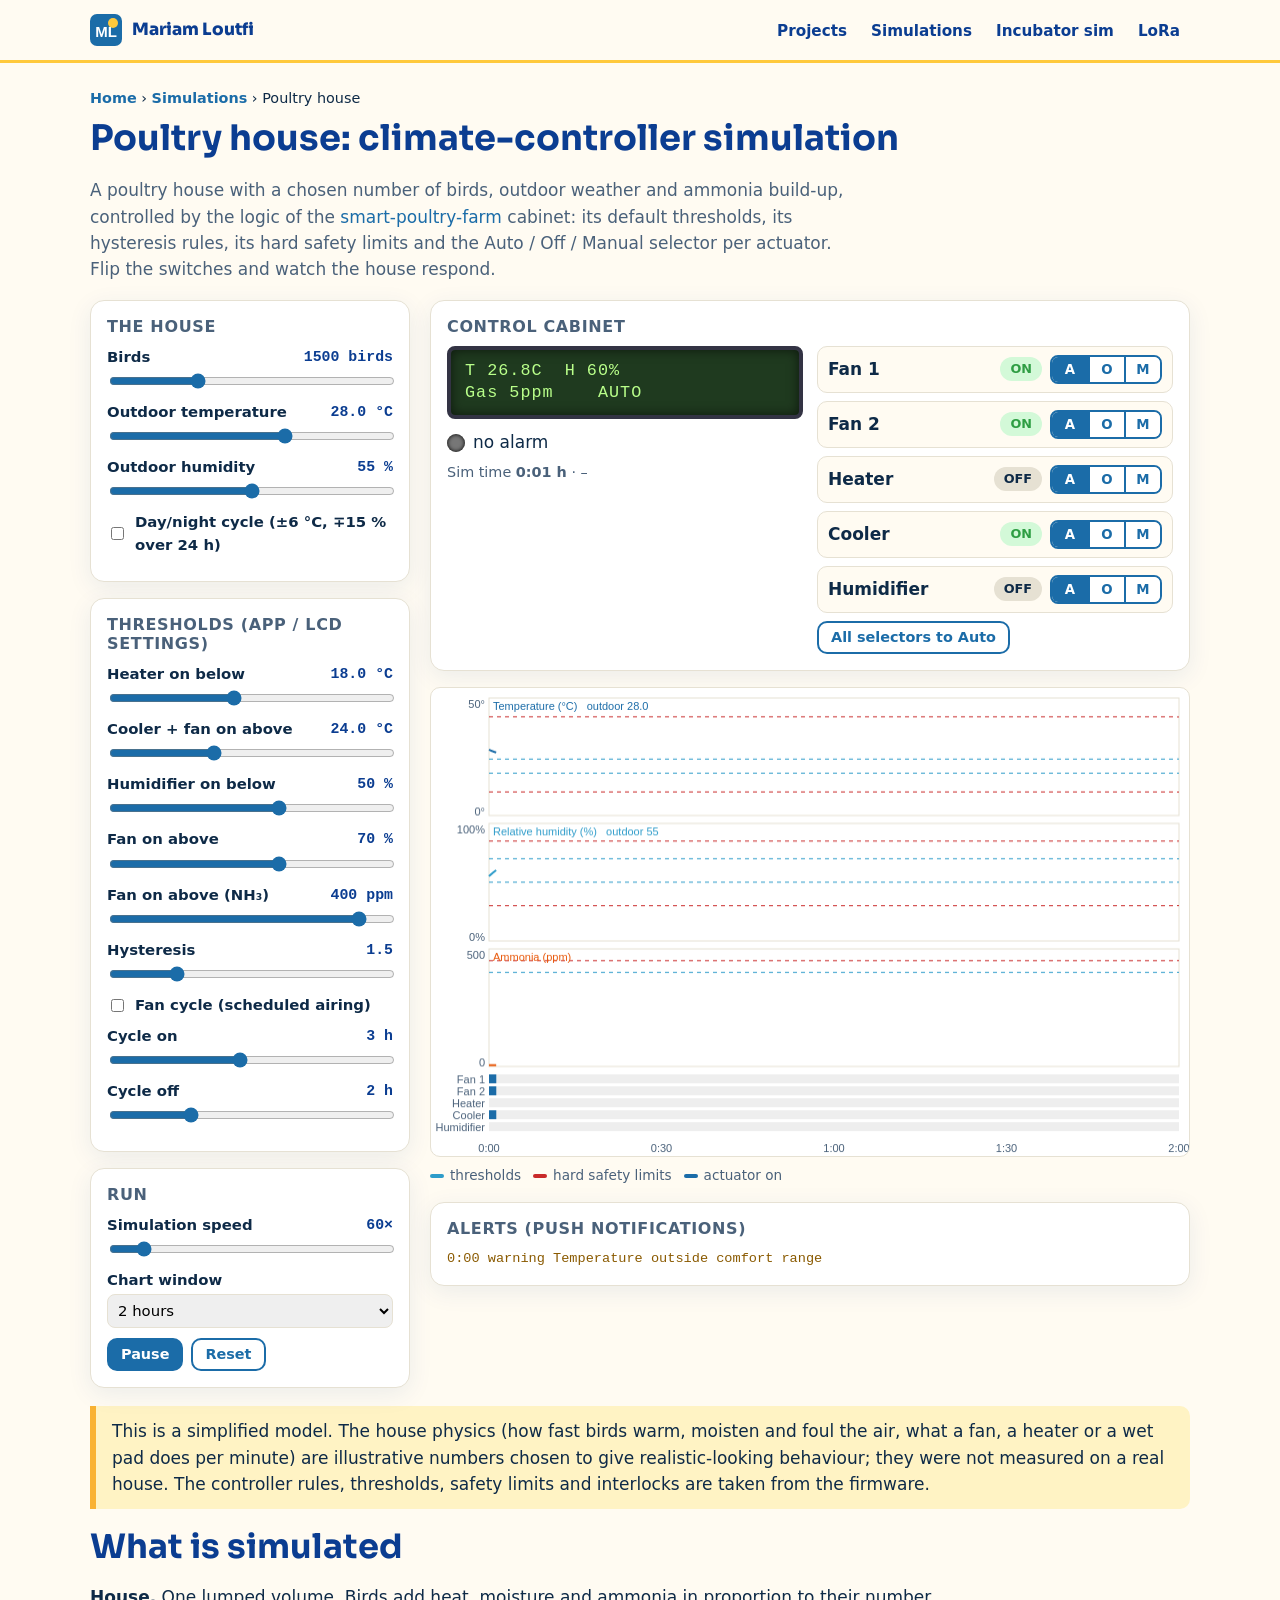
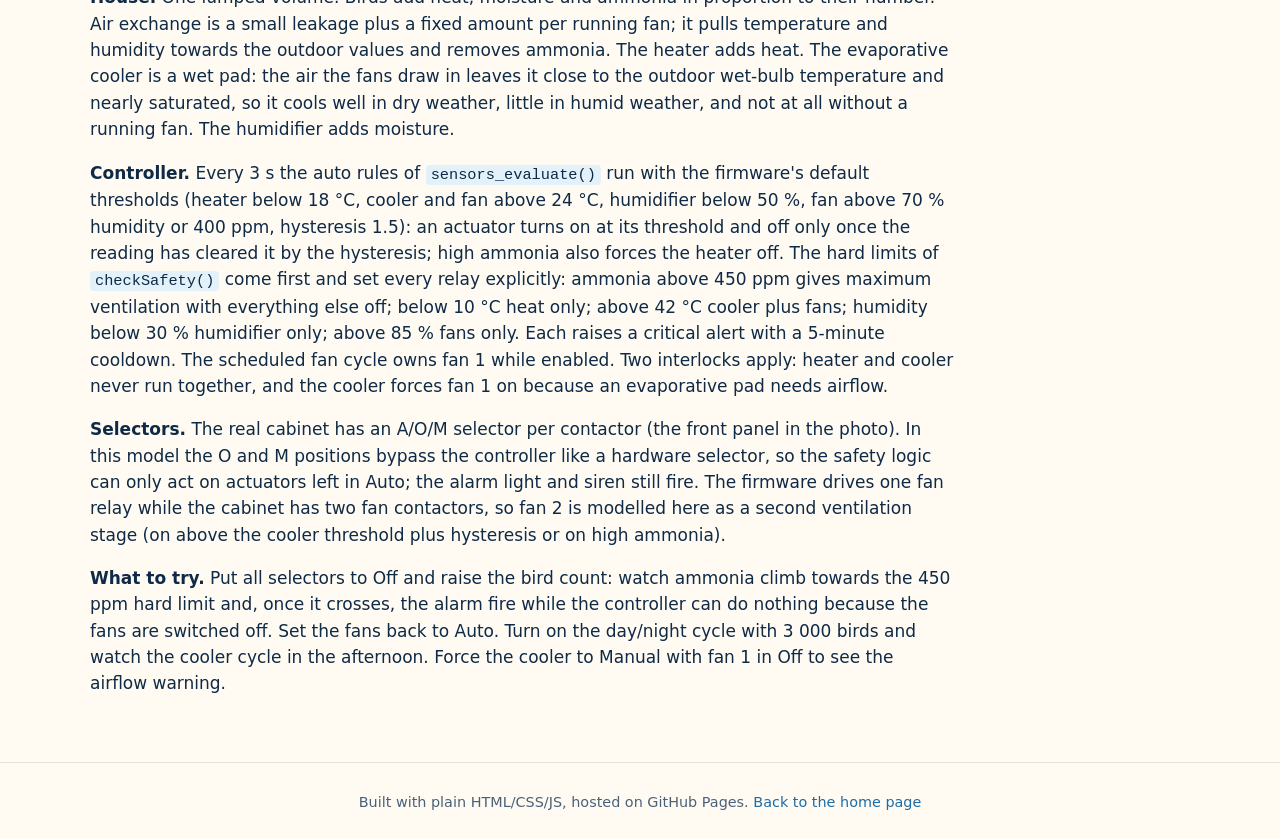
<file: sim/poultry.html>
<!DOCTYPE html>
<html lang="en">
<head>
  <meta charset="utf-8">
  <meta name="viewport" content="width=device-width, initial-scale=1">
  <title>Poultry-house climate controller simulation – Mariam Loutfi</title>
  <meta name="description" content="Interactive simulation of a poultry house with N birds, outdoor weather and ammonia build-up, controlled by the smart-poultry-farm cabinet logic: thresholds, hard safety limits, Auto/Off/Manual selectors and an LCD readout.">
  <link rel="icon" type="image/svg+xml" href="../favicon.svg">
  <link rel="preconnect" href="https://fonts.googleapis.com">
  <link rel="preconnect" href="https://fonts.gstatic.com" crossorigin>
  <link href="https://fonts.googleapis.com/css2?family=Sora:wght@600;800&display=swap" rel="stylesheet">
  <link rel="stylesheet" href="../css/style.css">
  <style>
    #alerts { list-style: none; padding: 0; margin: 0; font-family: var(--mono); font-size: .85rem; display: grid; gap: 4px; }
    #alerts li.critical { color: var(--danger); font-weight: 700; }
    #alerts li.warning { color: #8a5a00; }
    .check { display: flex; gap: 8px; align-items: center; font-weight: 600; margin-bottom: 8px; font-size: .93rem; }
  </style>
</head>
<body>
  <header class="nav">
    <div class="wrap">
      <a class="brand" href="../"><img src="../favicon.svg" alt="" width="32" height="32"><span>Mariam Loutfi</span></a>
      <ul class="nav-links static">
        <li><a href="../#projects">Projects</a></li>
        <li><a href="../#simulations">Simulations</a></li>
        <li><a href="incubator.html">Incubator sim</a></li>
        <li><a href="lora.html">LoRa</a></li>
      </ul>
    </div>
  </header>

  <main class="sim-page">
    <div class="wrap">
      <p class="crumbs"><a href="../">Home</a> › <a href="../#simulations">Simulations</a> › Poultry house</p>
      <h1>Poultry house: climate-controller simulation</h1>
      <p class="intro">A poultry house with a chosen number of birds, outdoor weather and ammonia build-up, controlled by the logic of the <a href="https://github.com/Mariam-zeqred/smart-poultry-farm" target="_blank" rel="noopener">smart-poultry-farm</a> cabinet: its default thresholds, its hysteresis rules, its hard safety limits and the Auto / Off / Manual selector per actuator. Flip the switches and watch the house respond.</p>

      <div class="sim-layout">
        <aside>
          <div class="panel">
            <h3>The house</h3>
            <div class="ctl"><label for="birds">Birds</label><output id="birds-out"></output><input type="range" id="birds" min="0" max="5000" step="50" value="1500"></div>
            <div class="ctl"><label for="tOut">Outdoor temperature</label><output id="tOut-out"></output><input type="range" id="tOut" min="0" max="45" step="0.5" value="28"></div>
            <div class="ctl"><label for="rhOut">Outdoor humidity</label><output id="rhOut-out"></output><input type="range" id="rhOut" min="10" max="100" step="1" value="55"></div>
            <label class="check"><input type="checkbox" id="dayNight"> Day/night cycle (±6 °C, ∓15 % over 24 h)</label>
          </div>
          <div class="panel">
            <h3>Thresholds (app / LCD settings)</h3>
            <div class="ctl"><label for="tempLow">Heater on below</label><output id="tempLow-out"></output><input type="range" id="tempLow" min="5" max="35" step="0.5" value="18"></div>
            <div class="ctl"><label for="tempHigh">Cooler + fan on above</label><output id="tempHigh-out"></output><input type="range" id="tempHigh" min="15" max="40" step="0.5" value="24"></div>
            <div class="ctl"><label for="humLow">Humidifier on below</label><output id="humLow-out"></output><input type="range" id="humLow" min="20" max="70" step="1" value="50"></div>
            <div class="ctl"><label for="humHigh">Fan on above</label><output id="humHigh-out"></output><input type="range" id="humHigh" min="40" max="90" step="1" value="70"></div>
            <div class="ctl"><label for="gasHigh">Fan on above (NH₃)</label><output id="gasHigh-out"></output><input type="range" id="gasHigh" min="50" max="440" step="10" value="400"></div>
            <div class="ctl"><label for="hyst">Hysteresis</label><output id="hyst-out"></output><input type="range" id="hyst" min="0.5" max="5" step="0.5" value="1.5"></div>
            <label class="check"><input type="checkbox" id="cycle"> Fan cycle (scheduled airing)</label>
            <div class="ctl"><label for="cycleOnH">Cycle on</label><output id="cycleOnH-out"></output><input type="range" id="cycleOnH" min="0.5" max="6" step="0.5" value="3"></div>
            <div class="ctl"><label for="cycleOffH">Cycle off</label><output id="cycleOffH-out"></output><input type="range" id="cycleOffH" min="0.5" max="6" step="0.5" value="2"></div>
          </div>
          <div class="panel">
            <h3>Run</h3>
            <div class="ctl"><label for="speed">Simulation speed</label><output id="speed-out"></output><input type="range" id="speed" min="1" max="600" step="1" value="60"></div>
            <div class="ctl"><label for="view">Chart window</label>
              <select id="view"><option value="1">1 hour</option><option value="2" selected>2 hours</option><option value="6">6 hours</option><option value="24">24 hours</option></select></div>
            <div class="btn-row">
              <button class="btn btn-primary btn-sm" id="run" type="button">Pause</button>
              <button class="btn btn-outline btn-sm" id="reset" type="button">Reset</button>
            </div>
          </div>
        </aside>

        <div>
          <div class="panel" style="margin-bottom:16px">
            <h3>Control cabinet</h3>
            <div style="display:grid;gap:14px;grid-template-columns:1fr;align-items:start" id="cab">
              <div>
                <div class="lcd" id="lcd" aria-live="polite">T 28.0C  H 55%
Gas 5ppm    AUTO</div>
                <p style="margin:10px 0 0"><span class="alarm-light" id="alarm-light"></span><span id="alarm-text">no alarm</span></p>
                <p class="small muted" style="margin:6px 0 0">Sim time <strong id="r-time">0:00 h</strong> · <span id="r-warn">–</span></p>
              </div>
              <div>
                <div class="aom" id="aom"></div>
                <div class="btn-row"><button class="btn btn-outline btn-sm" id="allAuto" type="button">All selectors to Auto</button></div>
              </div>
            </div>
          </div>
          <canvas class="chart" id="chart" aria-label="House temperature, humidity and ammonia over time with actuator states"></canvas>
          <div class="legend">
            <span style="--c:#2E9CCA">thresholds</span>
            <span style="--c:#C92A2A">hard safety limits</span>
            <span style="--c:#1B6CA8">actuator on</span>
          </div>
          <div class="panel" style="margin-top:16px">
            <h3>Alerts (push notifications)</h3>
            <ul id="alerts"></ul>
          </div>
        </div>
      </div>
      <style>@media (min-width: 640px) { #cab { grid-template-columns: 1fr 1fr !important; } }</style>

      <div class="note">This is a simplified model. The house physics (how fast birds warm, moisten and foul the air, what a fan, a heater or a wet pad does per minute) are illustrative numbers chosen to give realistic-looking behaviour; they were not measured on a real house. The controller rules, thresholds, safety limits and interlocks are taken from the firmware.</div>

      <div class="explain">
        <h2>What is simulated</h2>
        <p><strong>House.</strong> One lumped volume. Birds add heat, moisture and ammonia in proportion to their number. Air exchange is a small leakage plus a fixed amount per running fan; it pulls temperature and humidity towards the outdoor values and removes ammonia. The heater adds heat. The evaporative cooler is a wet pad: the air the fans draw in leaves it close to the outdoor wet-bulb temperature and nearly saturated, so it cools well in dry weather, little in humid weather, and not at all without a running fan. The humidifier adds moisture.</p>
        <p><strong>Controller.</strong> Every 3 s the auto rules of <code>sensors_evaluate()</code> run with the firmware's default thresholds (heater below 18 °C, cooler and fan above 24 °C, humidifier below 50 %, fan above 70 % humidity or 400 ppm, hysteresis 1.5): an actuator turns on at its threshold and off only once the reading has cleared it by the hysteresis; high ammonia also forces the heater off. The hard limits of <code>checkSafety()</code> come first and set every relay explicitly: ammonia above 450 ppm gives maximum ventilation with everything else off; below 10 °C heat only; above 42 °C cooler plus fans; humidity below 30 % humidifier only; above 85 % fans only. Each raises a critical alert with a 5-minute cooldown. The scheduled fan cycle owns fan 1 while enabled. Two interlocks apply: heater and cooler never run together, and the cooler forces fan 1 on because an evaporative pad needs airflow.</p>
        <p><strong>Selectors.</strong> The real cabinet has an A/O/M selector per contactor (the front panel in the photo). In this model the O and M positions bypass the controller like a hardware selector, so the safety logic can only act on actuators left in Auto; the alarm light and siren still fire. The firmware drives one fan relay while the cabinet has two fan contactors, so fan 2 is modelled here as a second ventilation stage (on above the cooler threshold plus hysteresis or on high ammonia).</p>
        <p><strong>What to try.</strong> Put all selectors to Off and raise the bird count: watch ammonia climb towards the 450 ppm hard limit and, once it crosses, the alarm fire while the controller can do nothing because the fans are switched off. Set the fans back to Auto. Turn on the day/night cycle with 3 000 birds and watch the cooler cycle in the afternoon. Force the cooler to Manual with fan 1 in Off to see the airflow warning.</p>
      </div>
    </div>
  </main>
  <footer><div class="wrap">Built with plain HTML/CSS/JS, hosted on GitHub Pages. <a href="../">Back to the home page</a></div></footer>
  <script src="../js/sim-poultry.js"></script>
</body>
</html>
</file>
<file: css/style.css>
/* ---------- Summer theme: yellow accents, blue structure, sand/white backgrounds ---------- */
:root {
  --yellow: #FFC93C;
  --yellow-deep: #F9B233;
  --yellow-pale: #FFF3C4;
  --blue: #1B6CA8;
  --blue-sky: #2E9CCA;
  --blue-navy: #0B3D91;
  --blue-pale: #E3F2FA;
  --sand: #FFFBF2;
  --white: #FFFFFF;
  --text: #0E2A47;
  --text-muted: #4A617A;
  --line: #E6E1D3;
  --ok: #2F9E44;
  --warn: #E8590C;
  --danger: #C92A2A;
  --radius: 14px;
  --shadow: 0 6px 24px rgba(11, 61, 145, 0.08);
  --max: 1100px;
  --font: "Segoe UI", system-ui, -apple-system, Roboto, "Helvetica Neue", Arial, sans-serif;
  --display: "Sora", "Segoe UI", system-ui, sans-serif;
  --mono: ui-monospace, SFMono-Regular, Menlo, Consolas, monospace;
}
* { box-sizing: border-box; }
html { scroll-behavior: smooth; scroll-padding-top: 72px; -webkit-text-size-adjust: 100%; }
body {
  margin: 0; font-family: var(--font); color: var(--text); background: var(--sand);
  line-height: 1.55; font-size: 17px; overflow-x: hidden;
}
img { max-width: 100%; height: auto; display: block; }
a { color: var(--blue); text-decoration: none; }
a:hover { text-decoration: underline; }
h1, h2, h3, h4 { line-height: 1.2; color: var(--blue-navy); margin: 0 0 .5em; font-family: var(--display); }
h3 { font-family: var(--font); }
::selection { background: var(--yellow); color: var(--text); }
h2 { font-size: clamp(1.6rem, 3vw, 2.1rem); }
h3 { font-size: 1.2rem; }
p { margin: 0 0 1em; }
.muted { color: var(--text-muted); }
.small { font-size: .9rem; }
.wrap { width: min(var(--max), 100% - 32px); margin-inline: auto; }
.sr-only { position: absolute; width: 1px; height: 1px; overflow: hidden; clip: rect(0 0 0 0); }

/* ---------- nav ---------- */
.nav {
  position: sticky; top: 0; z-index: 50; background: rgba(255, 251, 242, .92);
  backdrop-filter: blur(8px); border-bottom: 3px solid var(--yellow);
}
.nav .wrap { display: flex; align-items: center; justify-content: space-between; min-height: 60px; gap: 12px; }
.brand { display: flex; align-items: center; gap: 10px; font-weight: 800; color: var(--blue-navy); font-family: var(--display); }
.brand img { width: 32px; height: 32px; }
.nav-links { display: flex; gap: 4px; list-style: none; margin: 0; padding: 0; flex-wrap: wrap; }
.nav-links a { padding: 6px 10px; border-radius: 8px; color: var(--blue-navy); font-weight: 600; font-size: .95rem; }
.nav-links a { position: relative; }
.nav-links a::after { content: ""; position: absolute; left: 10px; right: 10px; bottom: 3px; height: 3px; border-radius: 2px; background: var(--yellow); transform: scaleX(0); transition: transform .25s; }
.nav-links a:hover::after, .nav-links a.active::after { transform: scaleX(1); }
.nav-links a:hover, .nav-links a.active { text-decoration: none; }
.nav-toggle {
  display: none; background: var(--white); border: 2px solid var(--blue); color: var(--blue); border-radius: 8px;
  padding: 6px 10px; font-size: 1rem; cursor: pointer;
}
@media (max-width: 860px) {
  .nav-toggle { display: inline-block; }
  .nav-links {
    display: none; position: absolute; left: 0; right: 0; top: 100%; background: var(--sand);
    flex-direction: column; padding: 8px 16px 16px; border-bottom: 3px solid var(--yellow); box-shadow: var(--shadow);
  }
  .nav-links.open { display: flex; }
  .nav-links.static { display: flex; position: static; flex-direction: row; padding: 0; border: 0; box-shadow: none; background: none; }
  .nav-links.static a { padding: 6px 8px; font-size: .9rem; }
  .nav-links a { display: block; padding: 10px; }
}

/* ---------- buttons ---------- */
.btn {
  display: inline-block; padding: 10px 18px; border-radius: 10px; font-weight: 700; border: 2px solid transparent;
  cursor: pointer; font-size: 1rem; font-family: inherit; line-height: 1.2;
}
.btn { transition: transform .2s, box-shadow .2s, filter .2s; }
.btn:hover { text-decoration: none; filter: brightness(.97); transform: translateY(-2px); box-shadow: 0 8px 18px rgba(11, 61, 145, .14); }
.btn-primary { background: var(--blue); color: var(--white); border-color: var(--blue); }
.btn-accent { background: var(--yellow); color: var(--text); border-color: var(--yellow-deep); }
.btn-outline { background: transparent; color: var(--blue); border-color: var(--blue); }
.btn-sm { padding: 6px 12px; font-size: .9rem; }

/* ---------- sections ---------- */
section { padding: 56px 0; }
section + section { border-top: 1px solid var(--line); }
section:nth-of-type(even) { background: var(--white); }
.section-head { display: flex; align-items: baseline; gap: 14px; flex-wrap: nowrap; margin-bottom: 20px; }
.section-head h2 { min-width: 0; font-size: clamp(1.45rem, 5.5vw, 2.1rem); }
.section-head::before { content: ""; flex: none; width: 34px; height: 12px; background: linear-gradient(90deg, var(--yellow), var(--yellow-deep)); border-radius: 6px; box-shadow: 0 0 0 4px var(--yellow-pale); }
.section-head h2 { margin: 0; }
.intro { max-width: 70ch; color: var(--text-muted); }

/* ---------- hero ---------- */
.hero { position: relative; overflow: hidden; background: linear-gradient(160deg, var(--yellow-pale) 0%, var(--sand) 45%, var(--blue-pale) 100%); padding: 56px 0 110px; }
.hero::before { content: ""; position: absolute; inset: 0; background-image: radial-gradient(rgba(27, 108, 168, .14) 1.5px, transparent 1.5px); background-size: 26px 26px; mask-image: linear-gradient(180deg, transparent, #000 40%, transparent 95%); -webkit-mask-image: linear-gradient(180deg, transparent, #000 40%, transparent 95%); pointer-events: none; }
.hero .sun { position: absolute; top: -140px; right: -120px; width: 420px; height: 420px; border-radius: 50%; background: radial-gradient(circle, rgba(255, 201, 60, .95) 0 38%, rgba(255, 201, 60, .35) 39% 55%, transparent 56%); animation: breathe 7s ease-in-out infinite; pointer-events: none; }
.hero .sun::after { content: ""; position: absolute; inset: 0; border-radius: 50%; border: 3px dashed rgba(249, 178, 51, .55); animation: spin 60s linear infinite; }
.hero .wave { position: absolute; left: 0; right: 0; bottom: -1px; width: 100%; height: 70px; display: block; }
.hero .wrap { position: relative; z-index: 1; }
@keyframes breathe { 0%, 100% { transform: scale(1); } 50% { transform: scale(1.06); } }
@keyframes spin { to { transform: rotate(360deg); } }
@keyframes floaty { 0%, 100% { transform: translateY(0); } 50% { transform: translateY(-8px); } }
.hero .wrap { display: grid; grid-template-columns: 1fr; gap: 28px; align-items: center; }
@media (min-width: 760px) { .hero .wrap { grid-template-columns: 1.3fr 1fr; } }
.hero h1 { font-size: clamp(2.3rem, 6vw, 3.6rem); margin-bottom: .25em; font-weight: 800; letter-spacing: -.01em; }
.hero h1 span { background: linear-gradient(180deg, transparent 62%, var(--yellow) 62% 92%, transparent 92%); padding: 0 .08em; }
.hero .title { font-size: 1.15rem; color: var(--text); margin-bottom: .4em; }
.hero .loc { color: var(--text-muted); margin-bottom: 1.2em; }
.hero .facts { list-style: none; padding: 0; margin: 0 0 1.6em; display: flex; flex-wrap: wrap; gap: 8px; }
.hero .facts li { background: var(--white); border: 2px solid var(--yellow); border-radius: 999px; padding: 6px 14px 6px 12px; font-size: .92rem; font-weight: 600; box-shadow: 0 4px 14px rgba(11, 61, 145, .08); display: flex; align-items: center; gap: 8px; }
.hero .facts li::before { content: ""; width: 10px; height: 10px; border-radius: 50%; background: var(--yellow); flex: none; }
.hero .facts li.blue { border-color: var(--blue-sky); }
.hero .facts li.blue::before { background: var(--blue-sky); }
.hero .buttons { display: flex; gap: 12px; flex-wrap: wrap; }
.portrait-wrap { justify-self: center; position: relative; width: min(320px, 80%); }
.portrait-wrap::before { content: ""; position: absolute; inset: -18px auto auto -18px; width: 140px; height: 140px; border-radius: 50%; background: var(--yellow); z-index: 0; }
.portrait-wrap::after { content: ""; position: absolute; right: -16px; bottom: 24px; width: 110px; height: 110px; border-radius: 50%; border: 10px solid var(--blue-sky); opacity: .5; z-index: 0; }
.portrait-wrap img { position: relative; z-index: 1; border-radius: 30px 30px 30px 90px; box-shadow: 0 24px 48px rgba(11, 61, 145, .22); aspect-ratio: 3 / 4; object-fit: cover; width: 100%; animation: floaty 6s ease-in-out infinite; }

/* ---------- about ---------- */
.about-grid { display: grid; gap: 28px; grid-template-columns: 1fr; }
@media (min-width: 900px) { .about-grid { grid-template-columns: 1.4fr 1fr; } }
.goal { background: linear-gradient(90deg, var(--yellow-pale), var(--white)); border-left: 6px solid var(--yellow-deep); padding: 14px 18px; border-radius: 0 12px 12px 0; font-weight: 600; box-shadow: var(--shadow); }
.goal::before { content: "🎯 "; }
.skills h3 { font-size: 1rem; color: var(--text-muted); margin: 14px 0 6px; text-transform: uppercase; letter-spacing: .04em; }
.tags { display: flex; flex-wrap: wrap; gap: 6px; padding: 0; margin: 0; list-style: none; }
.tag { background: var(--blue-pale); color: var(--blue-navy); border-radius: 999px; padding: 3px 10px; font-size: .85rem; font-weight: 600; border: 1px solid transparent; }
.tags li:nth-child(3n+2) { background: var(--yellow-pale); color: #6b4a00; }
.tags li:nth-child(3n) { background: var(--white); border-color: var(--blue-sky); }
.tag.yellow { background: var(--yellow-pale); color: var(--text); }

/* ---------- cards ---------- */
.cards { display: grid; gap: 20px; grid-template-columns: 1fr; }
@media (min-width: 700px) { .cards { grid-template-columns: repeat(2, 1fr); } }
@media (min-width: 1000px) { .cards.three { grid-template-columns: repeat(3, 1fr); } }
.card {
  background: var(--white); border: 1px solid var(--line); border-radius: var(--radius); box-shadow: var(--shadow);
  overflow: hidden; display: flex; flex-direction: column; position: relative; transition: transform .25s, box-shadow .25s;
}
.card::before { content: ""; position: absolute; top: 0; left: 0; right: 0; height: 6px; background: linear-gradient(90deg, var(--yellow), var(--blue-sky), var(--blue)); z-index: 2; }
.card:hover { transform: translateY(-5px); box-shadow: 0 18px 36px rgba(11, 61, 145, .16); }
.card-img img { transition: transform .4s; }
.card:hover .card-img img { transform: scale(1.04); }
.card-img img.art { object-fit: cover; }
section:nth-of-type(even) .card { background: var(--sand); }
.card-img { aspect-ratio: 16 / 10; background: var(--blue-pale); overflow: hidden; }
.card-img img { width: 100%; height: 100%; object-fit: cover; }
.card-img.placeholder { display: grid; place-items: center; color: var(--blue); font-size: 2.6rem; background: linear-gradient(135deg, var(--yellow-pale), var(--blue-pale)); }
.card-body { padding: 18px 18px 20px; display: flex; flex-direction: column; gap: 10px; flex: 1; }
.card-body h3 { margin: 0; }
.card-body p { margin: 0; }
.card-foot { margin-top: auto; display: flex; gap: 8px; flex-wrap: wrap; padding-top: 6px; }
.project-card.wide { grid-column: 1 / -1; }
@media (min-width: 700px) {
  .project-card.wide { display: grid; grid-template-columns: 340px 1fr; }
  .project-card.wide .card-img { aspect-ratio: auto; min-height: 100%; }
}
.gallery { display: flex; gap: 8px; overflow-x: auto; padding-bottom: 4px; scroll-snap-type: x mandatory; }
.gallery button { flex: 0 0 auto; width: 92px; height: 92px; border: 2px solid var(--line); border-radius: 8px; padding: 0; overflow: hidden; background: none; cursor: pointer; scroll-snap-align: start; }
.gallery button:hover { border-color: var(--yellow-deep); }
.gallery img { width: 100%; height: 100%; object-fit: cover; }
.repo-link::before { content: "⌥ "; }

/* ---------- publications ---------- */
.pub { background: var(--white); border-left: 6px solid var(--blue-sky); padding: 16px 20px 16px 58px; border-radius: 0 12px 12px 0; margin-bottom: 14px; box-shadow: var(--shadow); position: relative; transition: transform .25s; }
.pub::before { content: "📄"; position: absolute; left: 16px; top: 14px; font-size: 1.5rem; }
.pub:hover { transform: translateX(4px); }
.pub .title { font-weight: 700; color: var(--blue-navy); }
.pub .venue { color: var(--text-muted); }

/* ---------- timeline (experience / education) ---------- */
.timeline { list-style: none; margin: 0; padding: 0; display: grid; gap: 22px; position: relative; }
.timeline::before { content: ""; position: absolute; left: 31px; top: 20px; bottom: 20px; width: 3px; background: linear-gradient(180deg, var(--yellow), var(--blue-sky)); border-radius: 2px; }
.timeline > li { display: grid; grid-template-columns: 64px 1fr; gap: 14px; align-items: start; position: relative; }
.timeline .logo { width: 64px; height: 64px; border-radius: 50%; border: 3px solid var(--yellow); background: var(--white); display: grid; place-items: center; overflow: hidden; box-shadow: var(--shadow); }
.timeline .logo img { width: 56px; height: 56px; object-fit: contain; }
.timeline .logo.dot { background: var(--yellow); border-color: var(--yellow-deep); font-weight: 800; color: var(--text); font-family: var(--display); font-size: .95rem; }
.timeline h3 { margin: 0; }
.timeline .meta { color: var(--text-muted); margin-bottom: 6px; }
.timeline ul { margin: 0; padding-left: 18px; }

/* ---------- certificates ---------- */
.cert-grid { display: grid; gap: 16px; grid-template-columns: repeat(auto-fill, minmax(230px, 1fr)); }
.cert { background: var(--white); border: 1px solid var(--line); border-radius: 12px; overflow: hidden; display: flex; flex-direction: column; box-shadow: var(--shadow); transition: transform .25s, box-shadow .25s; }
.cert:hover { transform: translateY(-4px); box-shadow: 0 16px 32px rgba(11, 61, 145, .16); }
.cert-thumb { aspect-ratio: 4 / 3; background: var(--blue-pale); border: 0; padding: 0; cursor: pointer; overflow: hidden; width: 100%; }
.cert-thumb img { width: 100%; height: 100%; object-fit: cover; transition: transform .2s; }
.cert-thumb:hover img { transform: scale(1.03); }
.cert-thumb.none { display: grid; place-items: center; color: var(--text-muted); font-size: .9rem; cursor: default; }
.cert-thumb.none img { width: 100%; height: 100%; object-fit: cover; }
.cert-body { padding: 12px 14px; display: grid; gap: 4px; }
.cert-body strong { color: var(--blue-navy); }
.cert-body .verify { font-size: .85rem; word-break: break-all; }

/* ---------- photo strip ---------- */
.strip { display: grid; gap: 14px; grid-template-columns: repeat(auto-fill, minmax(200px, 1fr)); }
.strip figure { margin: 0; background: var(--white); border-radius: 12px; overflow: hidden; border: 1px solid var(--line); box-shadow: var(--shadow); transition: transform .25s; }
.strip figure:nth-child(odd) { transform: rotate(-1.2deg); }
.strip figure:nth-child(even) { transform: rotate(1.2deg); }
.strip figure:hover { transform: rotate(0) scale(1.03); z-index: 1; }
.strip button { display: block; width: 100%; aspect-ratio: 4 / 3; border: 0; padding: 0; background: var(--blue-pale); cursor: pointer; overflow: hidden; }
.strip img { width: 100%; height: 100%; object-fit: cover; }
.strip figcaption { padding: 8px 12px; font-size: .9rem; color: var(--text-muted); }
.two-col { display: grid; gap: 24px; grid-template-columns: 1fr; margin-bottom: 24px; }
@media (min-width: 800px) { .two-col { grid-template-columns: 1fr 1fr; } }
.lectures { margin: 0; padding: 0; list-style: none; display: grid; gap: 8px; }
.lectures li { display: grid; grid-template-columns: 110px 1fr; gap: 10px; }
.lectures .when { color: var(--blue); font-weight: 700; }

/* ---------- contact / footer ---------- */
.contact-box { background: linear-gradient(135deg, var(--blue-navy), var(--blue) 70%, var(--blue-sky)); color: var(--white); border-radius: 24px; padding: 36px 32px; display: grid; gap: 12px; position: relative; overflow: hidden; }
.contact-box::before { content: ""; position: absolute; right: -60px; top: -60px; width: 220px; height: 220px; border-radius: 50%; background: var(--yellow); opacity: .9; }
.contact-box::after { content: ""; position: absolute; right: 40px; bottom: -90px; width: 200px; height: 200px; border-radius: 50%; border: 14px solid rgba(255, 255, 255, .15); }
.contact-box > * { position: relative; z-index: 1; }
#contact { position: relative; padding-top: 70px; }
.wave-top { position: absolute; top: -1px; left: 0; width: 100%; height: 50px; display: block; }
.contact-box h2 { color: var(--yellow); }
.contact-box a { color: var(--yellow); font-weight: 700; }
.contact-links { display: flex; gap: 16px; flex-wrap: wrap; font-size: 1.1rem; }
footer { padding: 28px 0; color: var(--text-muted); font-size: .9rem; text-align: center; border-top: 1px solid var(--line); }

/* ---------- reveal on scroll ---------- */
.reveal { opacity: 0; transform: translateY(22px); transition: opacity .6s ease, transform .6s ease; }
.reveal.in { opacity: 1; transform: none; }
.strip figure.reveal.in:nth-child(odd) { transform: rotate(-1.2deg); }
.strip figure.reveal.in:nth-child(even) { transform: rotate(1.2deg); }
.strip figure.reveal.in:hover { transform: rotate(0) scale(1.03); }
@media (prefers-reduced-motion: reduce) {
  .reveal { opacity: 1; transform: none; transition: none; }
  .hero .sun, .hero .sun::after, .portrait-wrap img { animation: none; }
  .card, .cert, .btn, .pub { transition: none; }
}

/* ---------- lightbox ---------- */
.lightbox { position: fixed; inset: 0; background: rgba(5, 20, 40, .9); display: none; z-index: 100; padding: 16px; }
.lightbox.open { display: grid; place-items: center; }
.lightbox img { max-width: min(96vw, 1400px); max-height: 84vh; object-fit: contain; border-radius: 6px; background: var(--white); }
.lightbox figcaption { color: var(--white); text-align: center; margin-top: 10px; }
.lightbox figure { margin: 0; }
.lightbox .close { position: absolute; top: 12px; right: 12px; background: var(--yellow); border: 0; border-radius: 50%; width: 44px; height: 44px; font-size: 1.4rem; cursor: pointer; font-weight: 700; }

/* ---------- simulation pages ---------- */
.sim-page { padding: 24px 0 48px; }
.sim-page h1 { font-size: clamp(1.6rem, 4vw, 2.2rem); }
.sim-layout { display: grid; gap: 20px; grid-template-columns: 1fr; }
@media (min-width: 960px) { .sim-layout { grid-template-columns: 320px 1fr; align-items: start; } }
.sim-layout > * { min-width: 0; }
.panel { background: var(--white); border: 1px solid var(--line); border-radius: var(--radius); padding: 16px; box-shadow: var(--shadow); }
.panel h3 { font-size: 1rem; text-transform: uppercase; letter-spacing: .04em; color: var(--text-muted); margin: 0 0 10px; }
.panel + .panel { margin-top: 16px; }
.ctl { min-width: 0; display: grid; grid-template-columns: 1fr auto; gap: 2px 8px; align-items: center; margin-bottom: 10px; font-size: .93rem; }
.ctl label { font-weight: 600; }
.ctl output { font-family: var(--mono); color: var(--blue-navy); font-weight: 700; text-align: right; min-width: 70px; }
.ctl input[type=range] { grid-column: 1 / -1; width: 100%; accent-color: var(--blue); }
.ctl select { grid-column: 1 / -1; width: 100%; max-width: 100%; padding: 6px; border: 1px solid var(--line); border-radius: 8px; font: inherit; }
.btn-row { display: flex; gap: 8px; flex-wrap: wrap; margin-top: 8px; }
.chart { width: 100%; height: auto; display: block; border-radius: 10px; background: var(--white); border: 1px solid var(--line); }
.readouts { display: grid; gap: 10px; grid-template-columns: repeat(auto-fit, minmax(130px, 1fr)); margin-top: 12px; }
.readout { background: var(--sand); border-radius: 10px; padding: 10px 12px; border: 1px solid var(--line); }
.readout .k { font-size: .78rem; text-transform: uppercase; letter-spacing: .04em; color: var(--text-muted); }
.readout .v { font-family: var(--mono); font-size: 1.25rem; font-weight: 700; color: var(--blue-navy); }
.readout.on .v { color: var(--ok); }
.readout.alarm .v { color: var(--danger); }
.pill { display: inline-block; padding: 2px 10px; border-radius: 999px; font-size: .8rem; font-weight: 700; background: var(--line); color: var(--text); }
.pill.on { background: #D3F9D8; color: var(--ok); }
.pill.off { background: var(--line); }
.pill.alarm { background: #FFE3E3; color: var(--danger); }
.pill.warn { background: var(--yellow-pale); color: #8a5a00; }
.lcd {
  font-family: var(--mono); background: #1f3a1f; color: #b9ff8a; padding: 10px 14px; border-radius: 8px; border: 4px solid #334;
  white-space: pre; font-size: 1.05rem; line-height: 1.35; letter-spacing: .06em; box-shadow: inset 0 0 12px rgba(0,0,0,.6);
  overflow-x: auto;
}
.alarm-light { display: inline-block; width: 18px; height: 18px; border-radius: 50%; background: #777; vertical-align: middle; margin-right: 8px; box-shadow: inset 0 0 4px #000; }
.alarm-light.on { background: #ff2d2d; box-shadow: 0 0 14px #ff2d2d; animation: blink .6s steps(2) infinite; }
@keyframes blink { to { opacity: .35; } }
.aom { display: grid; gap: 8px; }
.aom-row { display: grid; grid-template-columns: 1fr auto auto; gap: 8px; align-items: center; background: var(--sand); border: 1px solid var(--line); border-radius: 10px; padding: 8px 10px; }
.aom-row .name { font-weight: 700; }
.seg { display: inline-flex; border: 2px solid var(--blue); border-radius: 8px; overflow: hidden; }
.seg button { border: 0; background: var(--white); color: var(--blue); padding: 5px 10px; font-weight: 700; cursor: pointer; font-family: inherit; min-width: 36px; }
.seg button + button { border-left: 2px solid var(--blue); }
.seg button.sel { background: var(--blue); color: var(--white); }
.seg button.sel.m { background: var(--yellow); color: var(--text); }
.legend { display: flex; flex-wrap: wrap; gap: 12px; font-size: .85rem; color: var(--text-muted); margin-top: 8px; }
.legend span::before { content: ""; display: inline-block; width: 14px; height: 4px; border-radius: 2px; background: var(--c, #999); margin-right: 6px; vertical-align: middle; }
.note { background: var(--yellow-pale); border-left: 6px solid var(--yellow-deep); padding: 12px 16px; border-radius: 0 10px 10px 0; margin: 18px 0; }
.explain { max-width: 80ch; }
.explain code, .explain td code { font-family: var(--mono); font-size: .9em; background: var(--blue-pale); padding: 1px 5px; border-radius: 4px; }
.explain table { border-collapse: collapse; width: 100%; font-size: .92rem; margin: 10px 0 18px; }
.explain th, .explain td { border: 1px solid var(--line); padding: 6px 8px; text-align: left; vertical-align: top; }
.explain th { background: var(--blue-pale); }
.table-wrap { overflow-x: auto; }
.crumbs { font-size: .9rem; margin-bottom: 8px; }
.crumbs a { font-weight: 600; }
</file>
